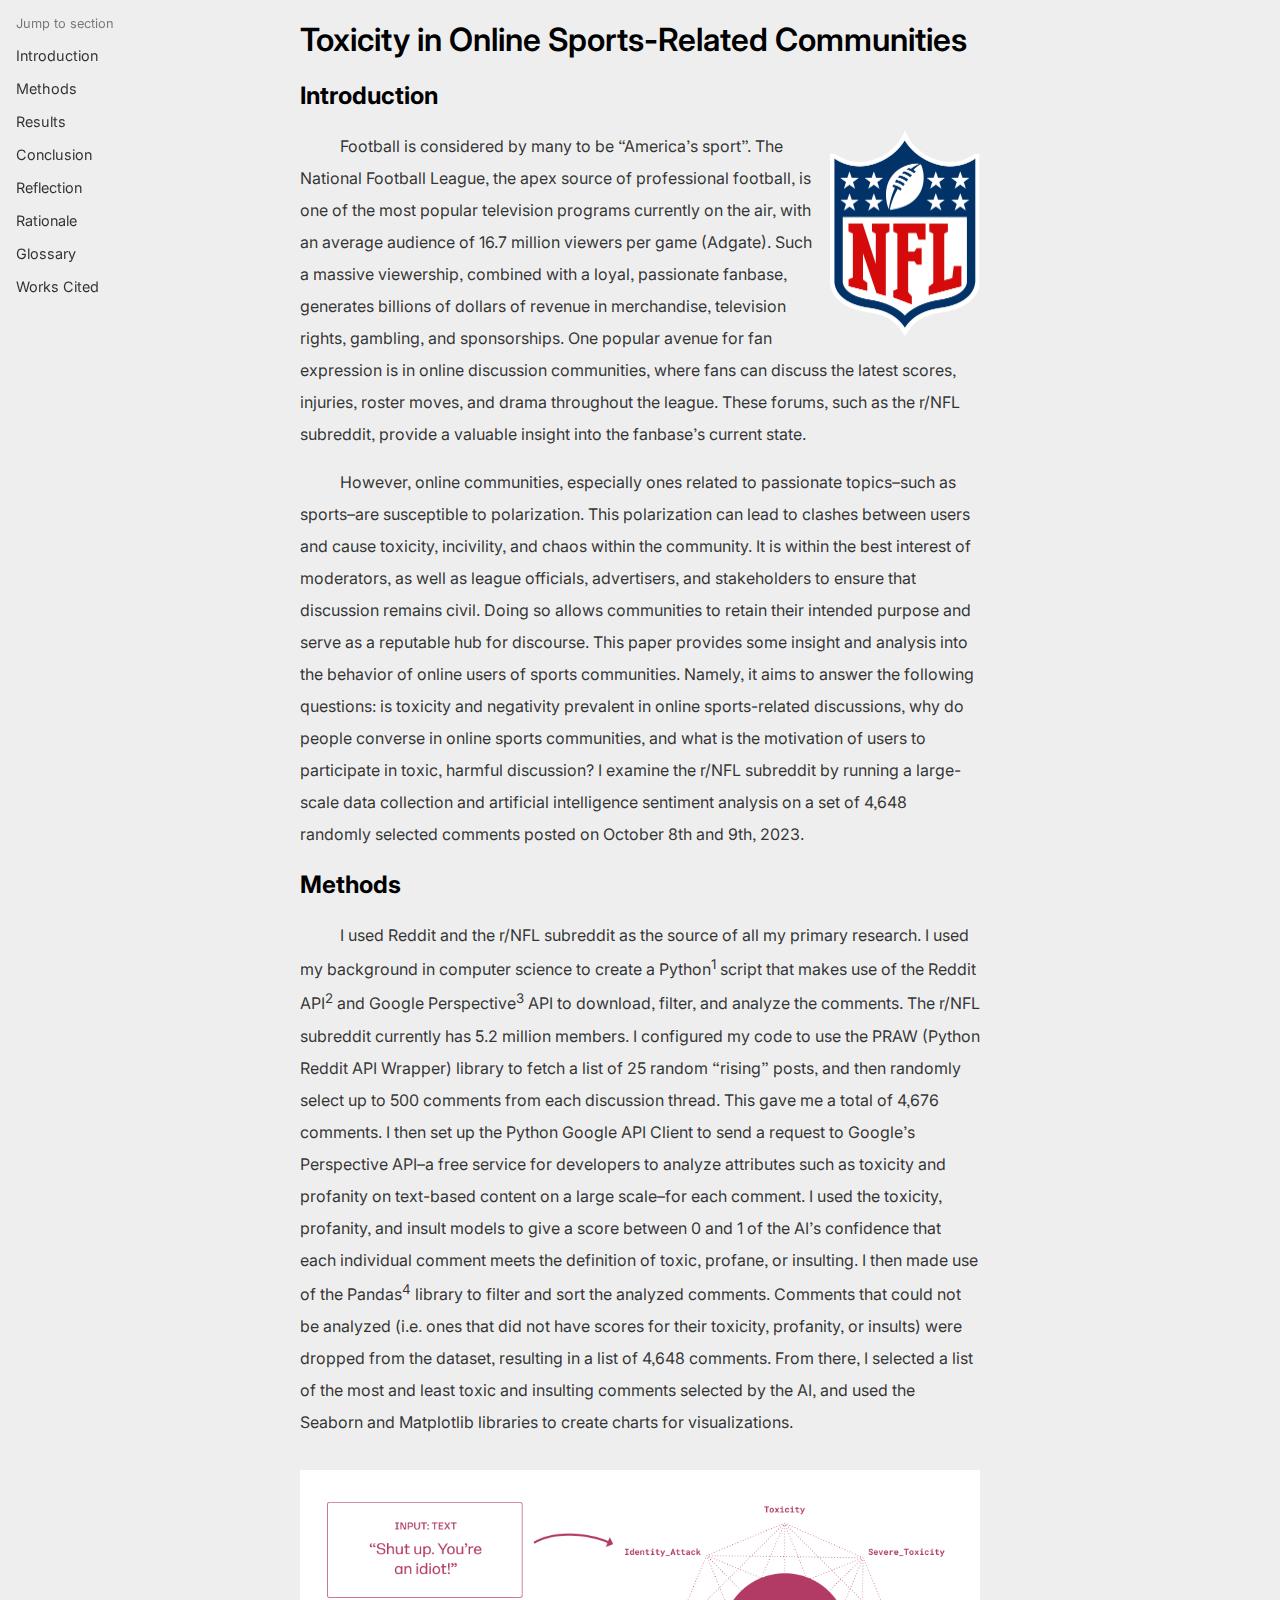
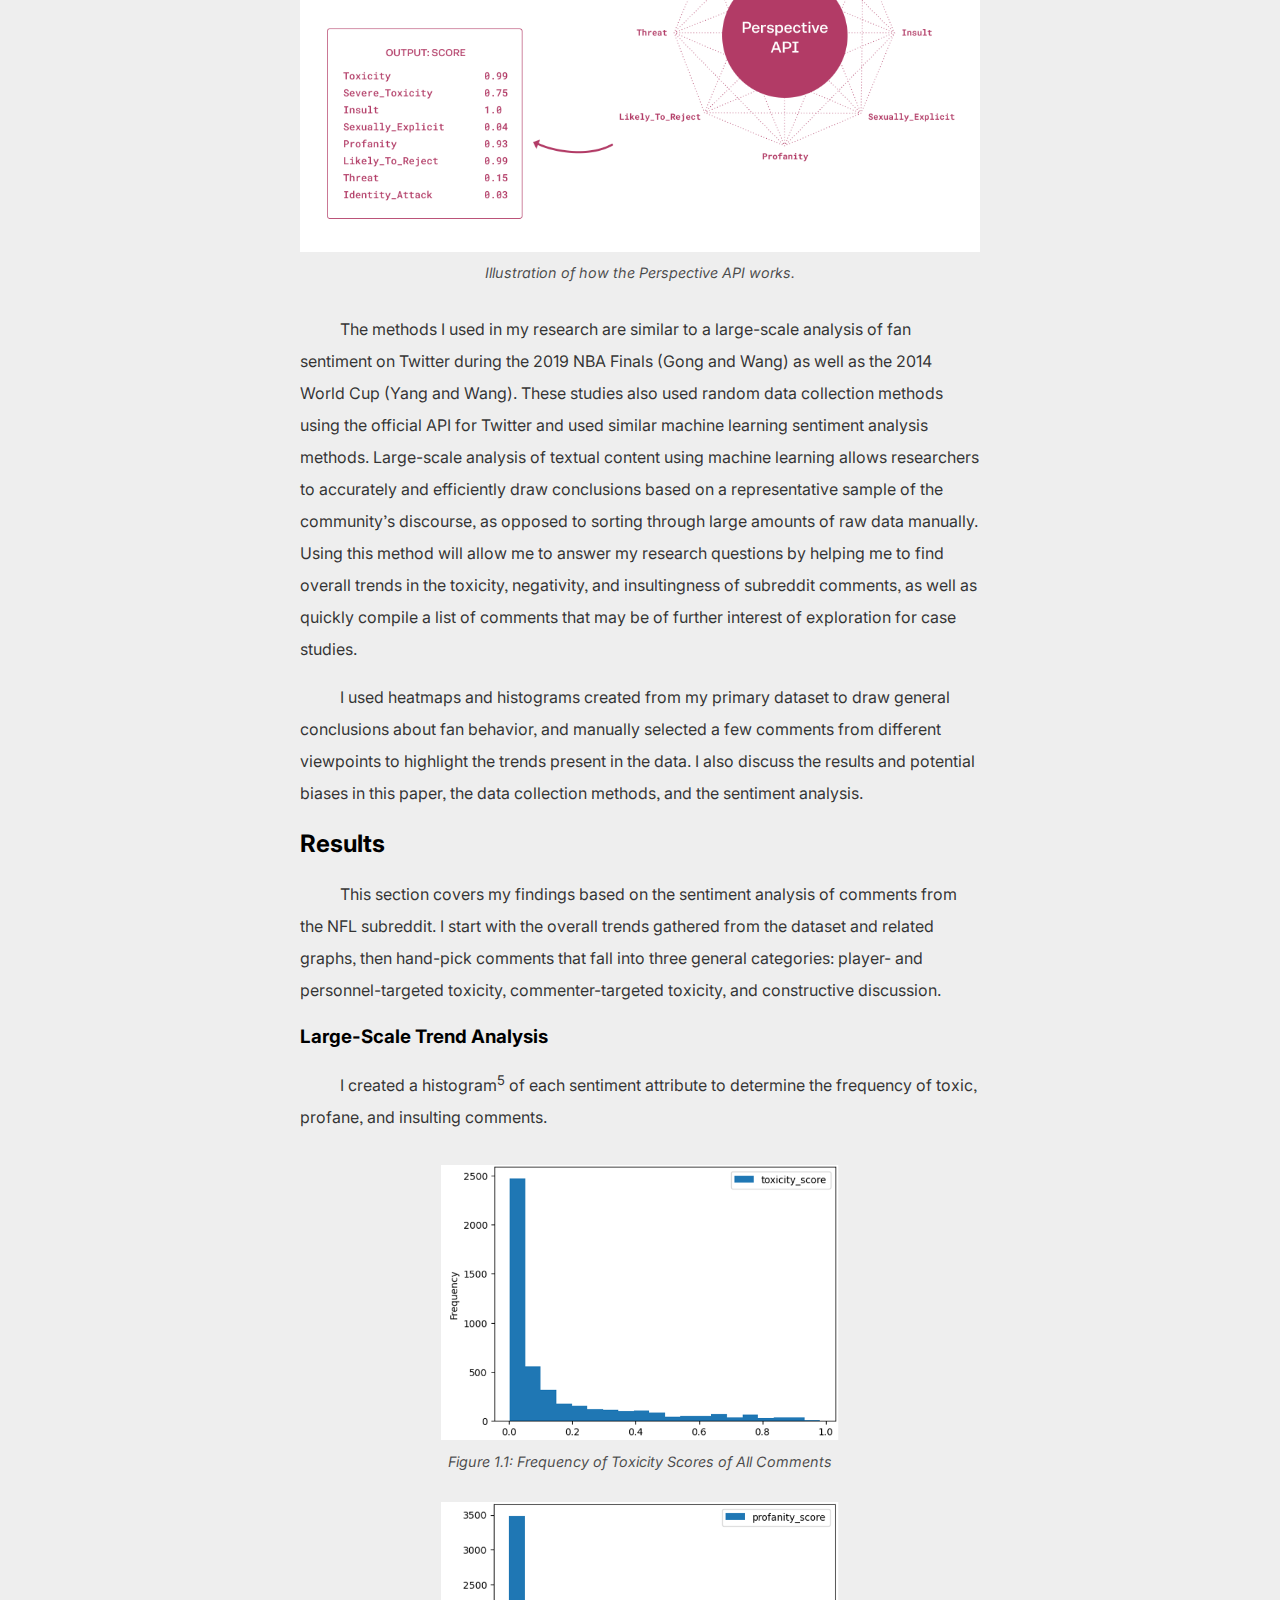
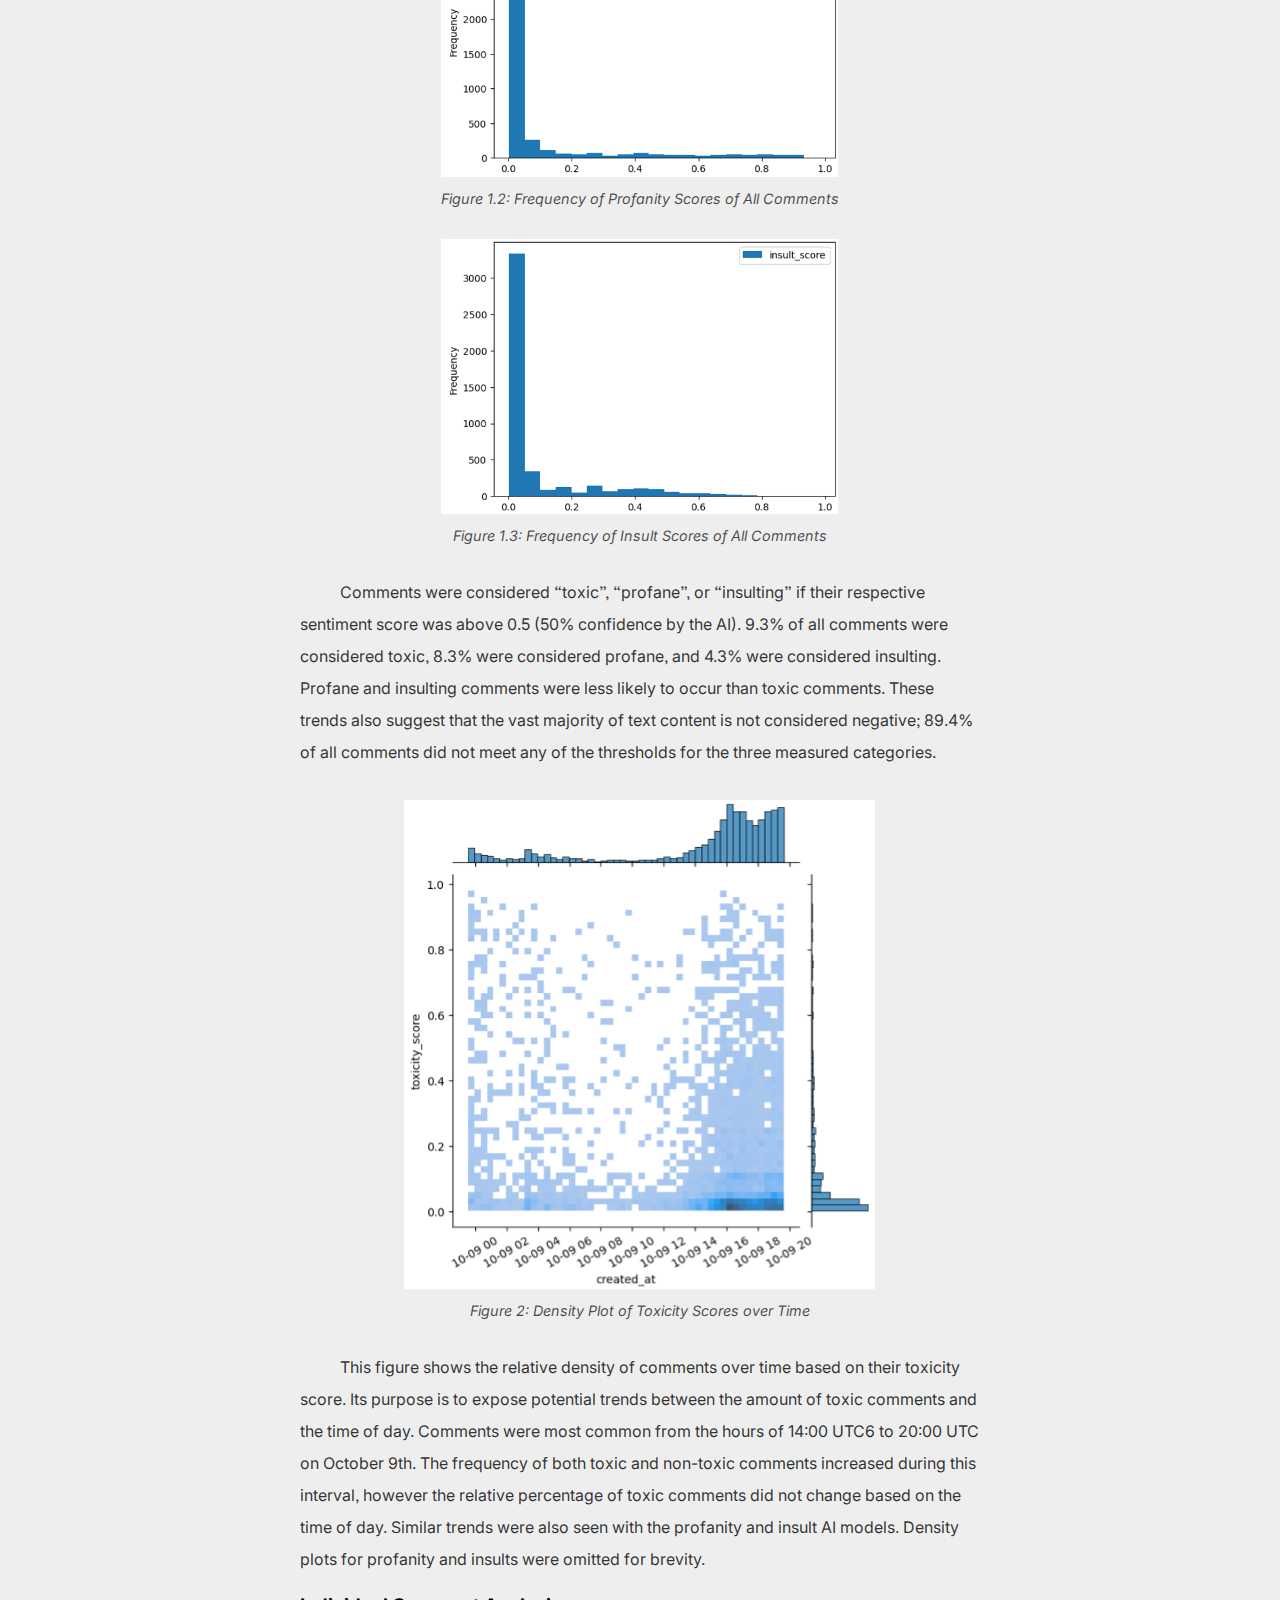
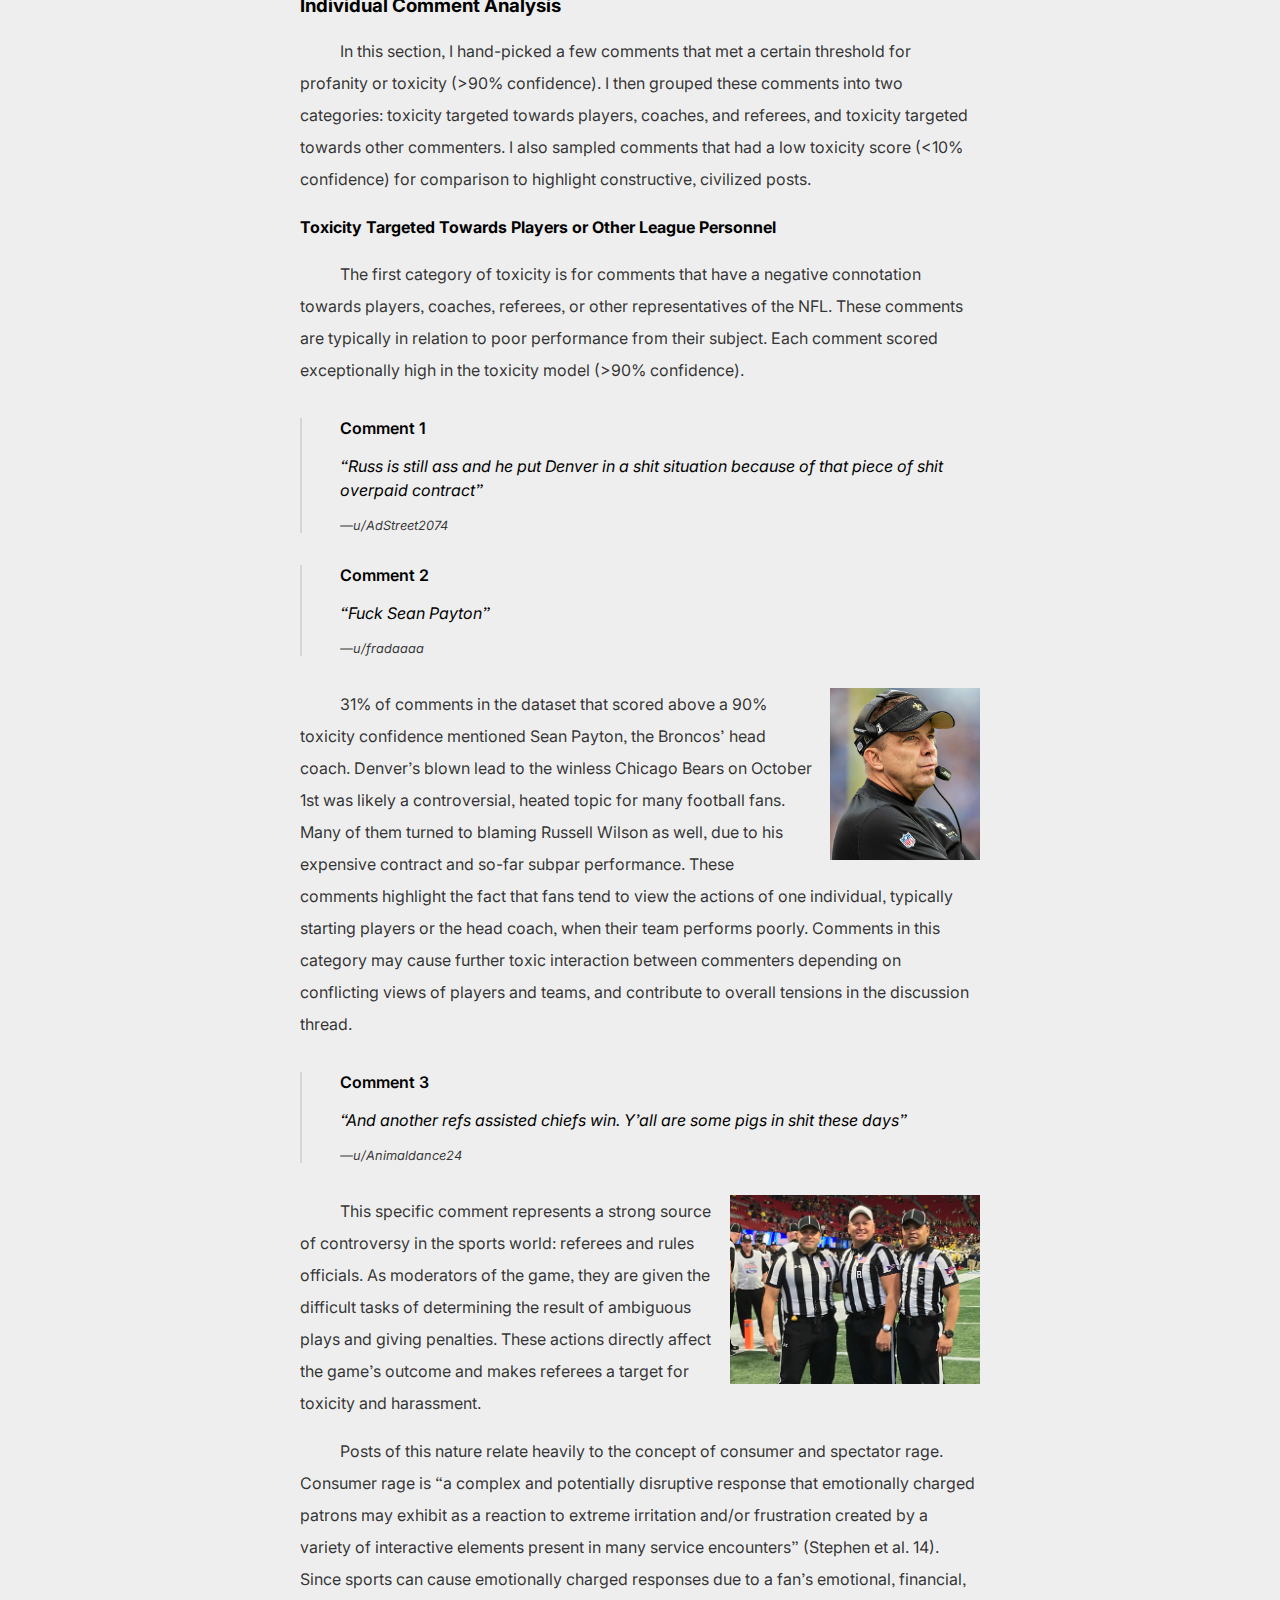
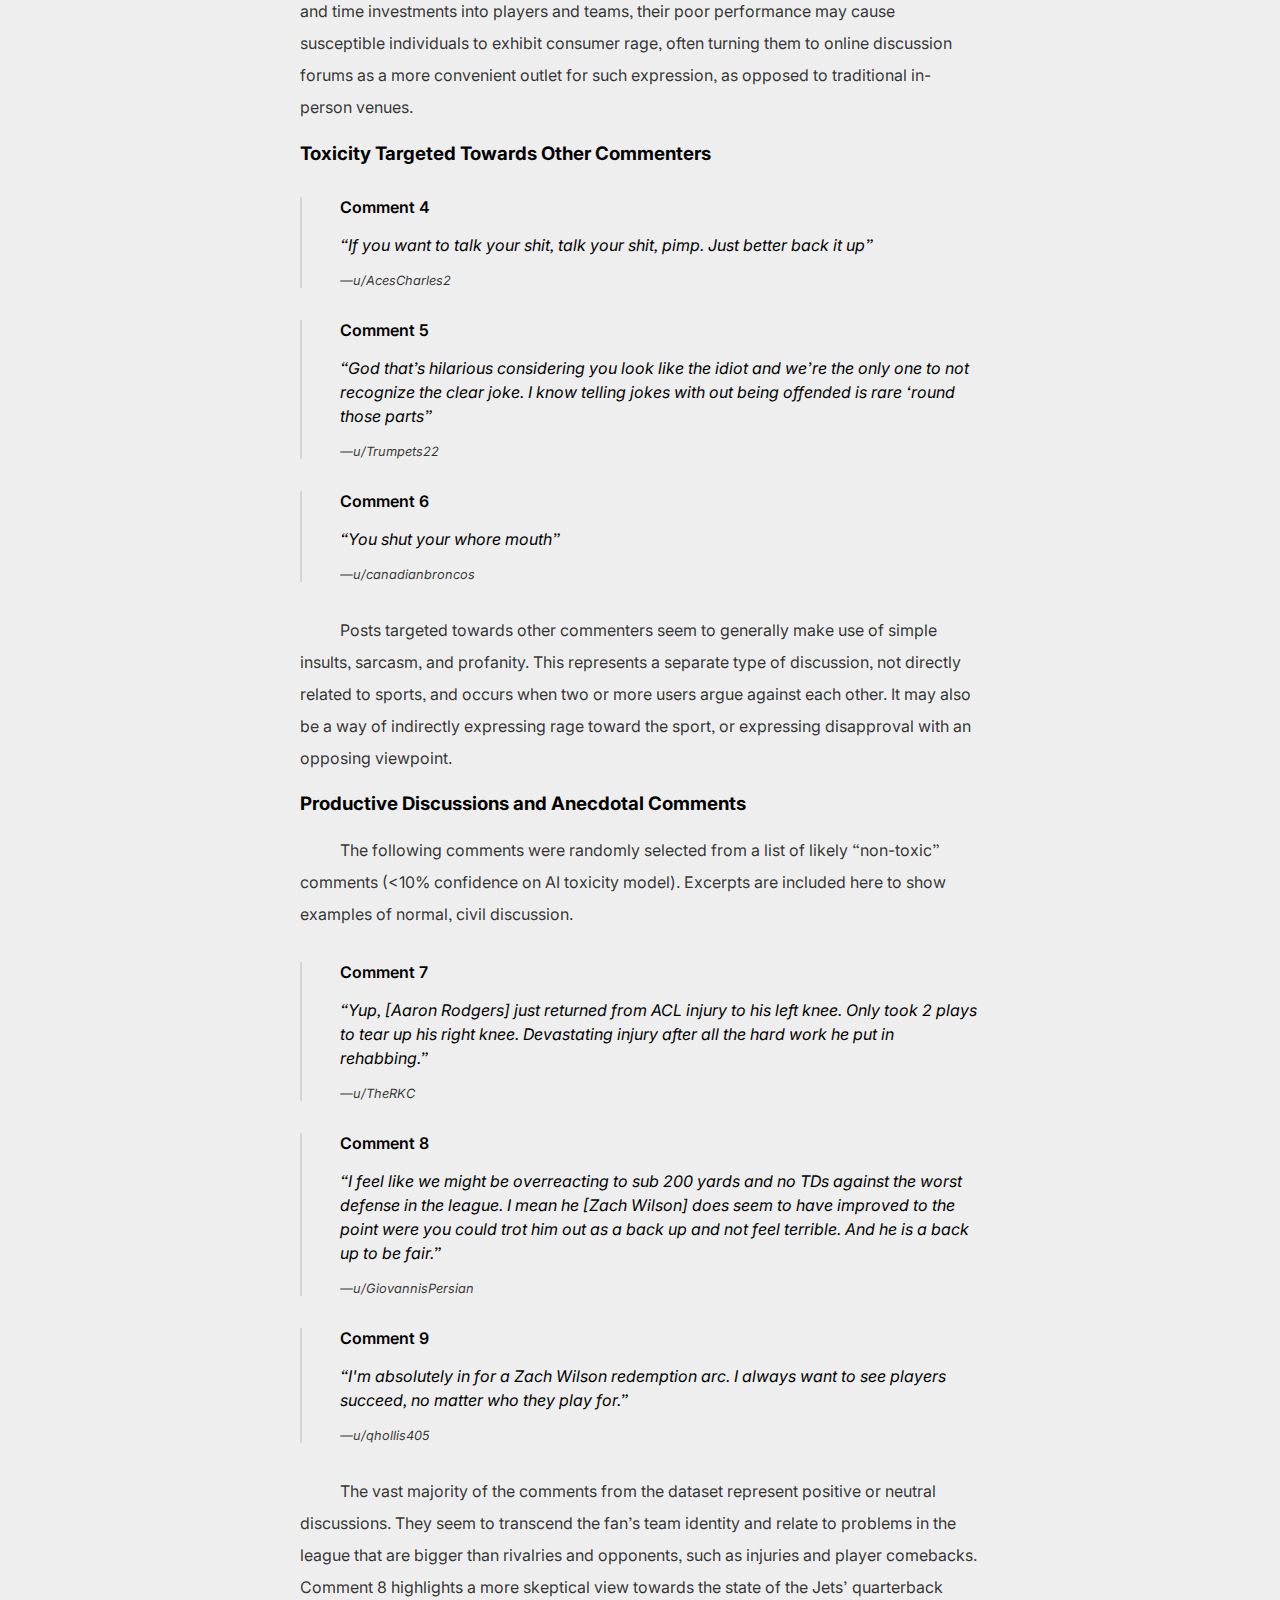
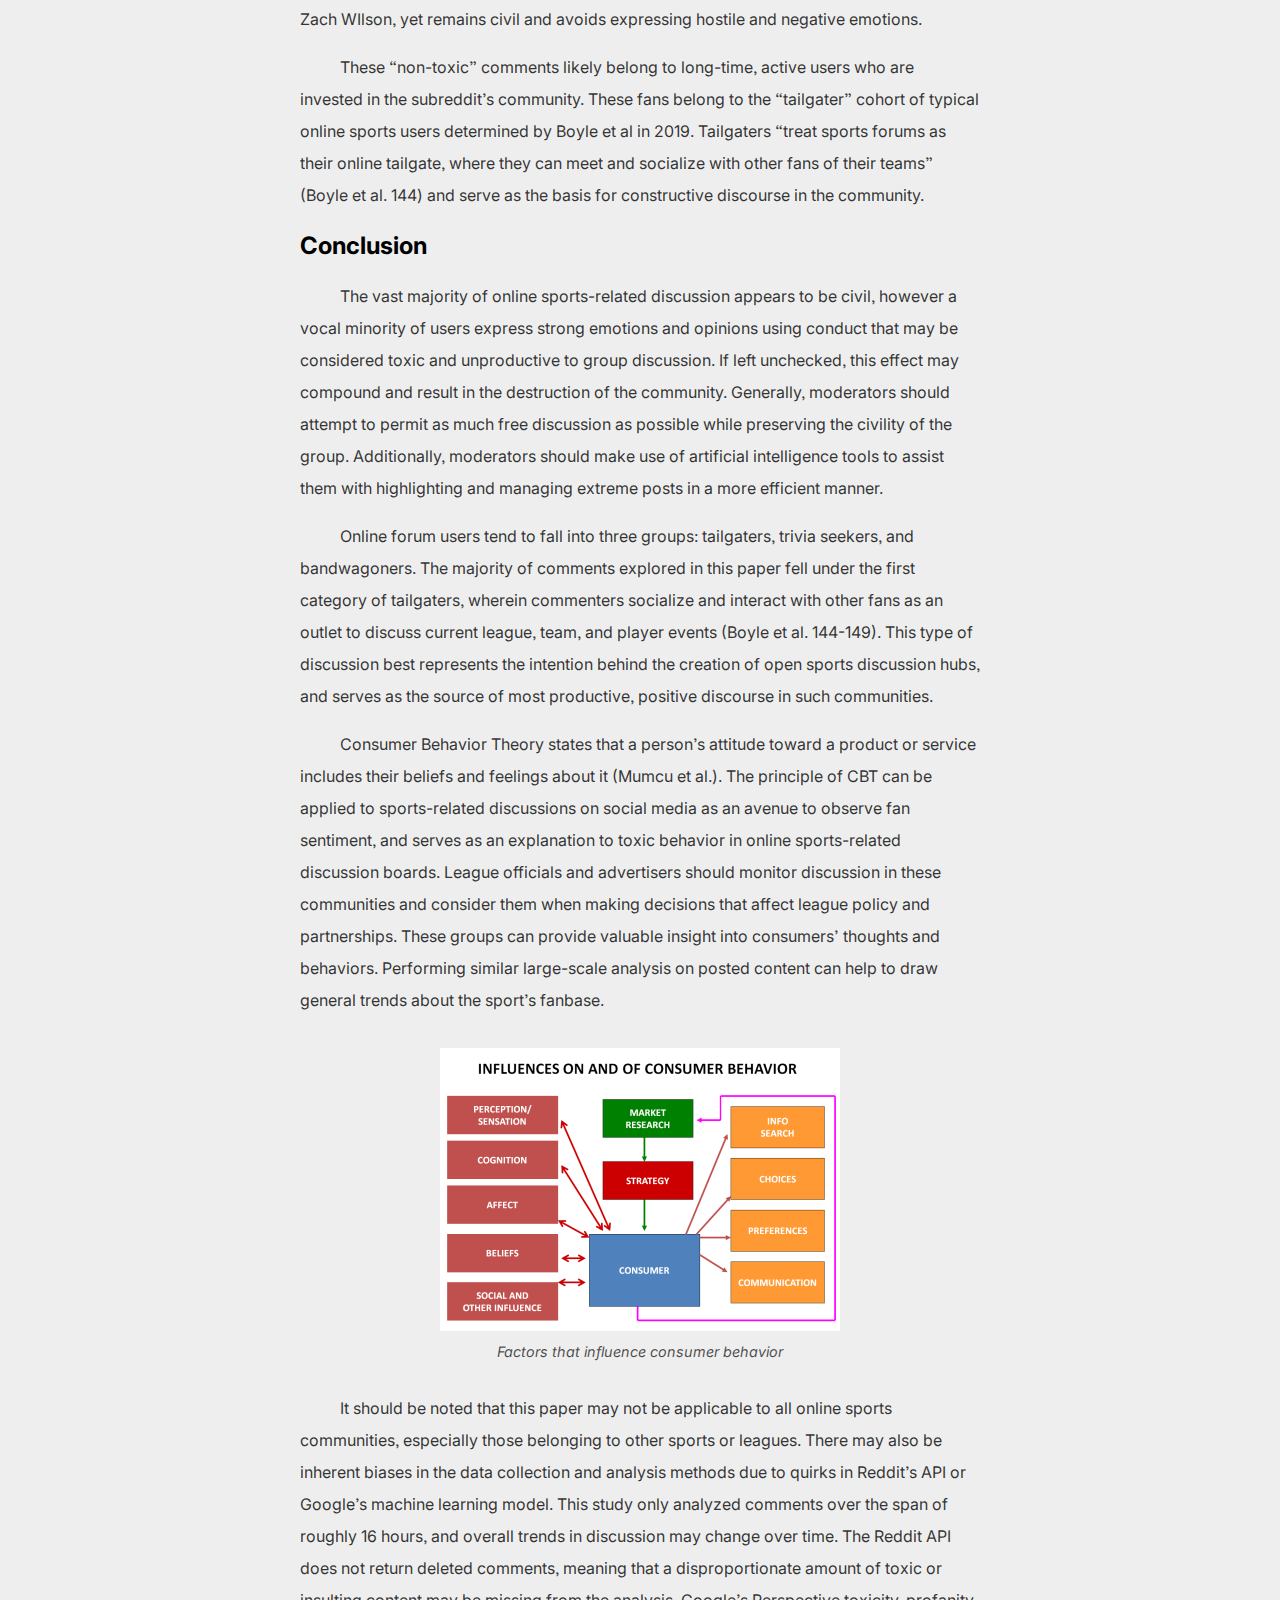
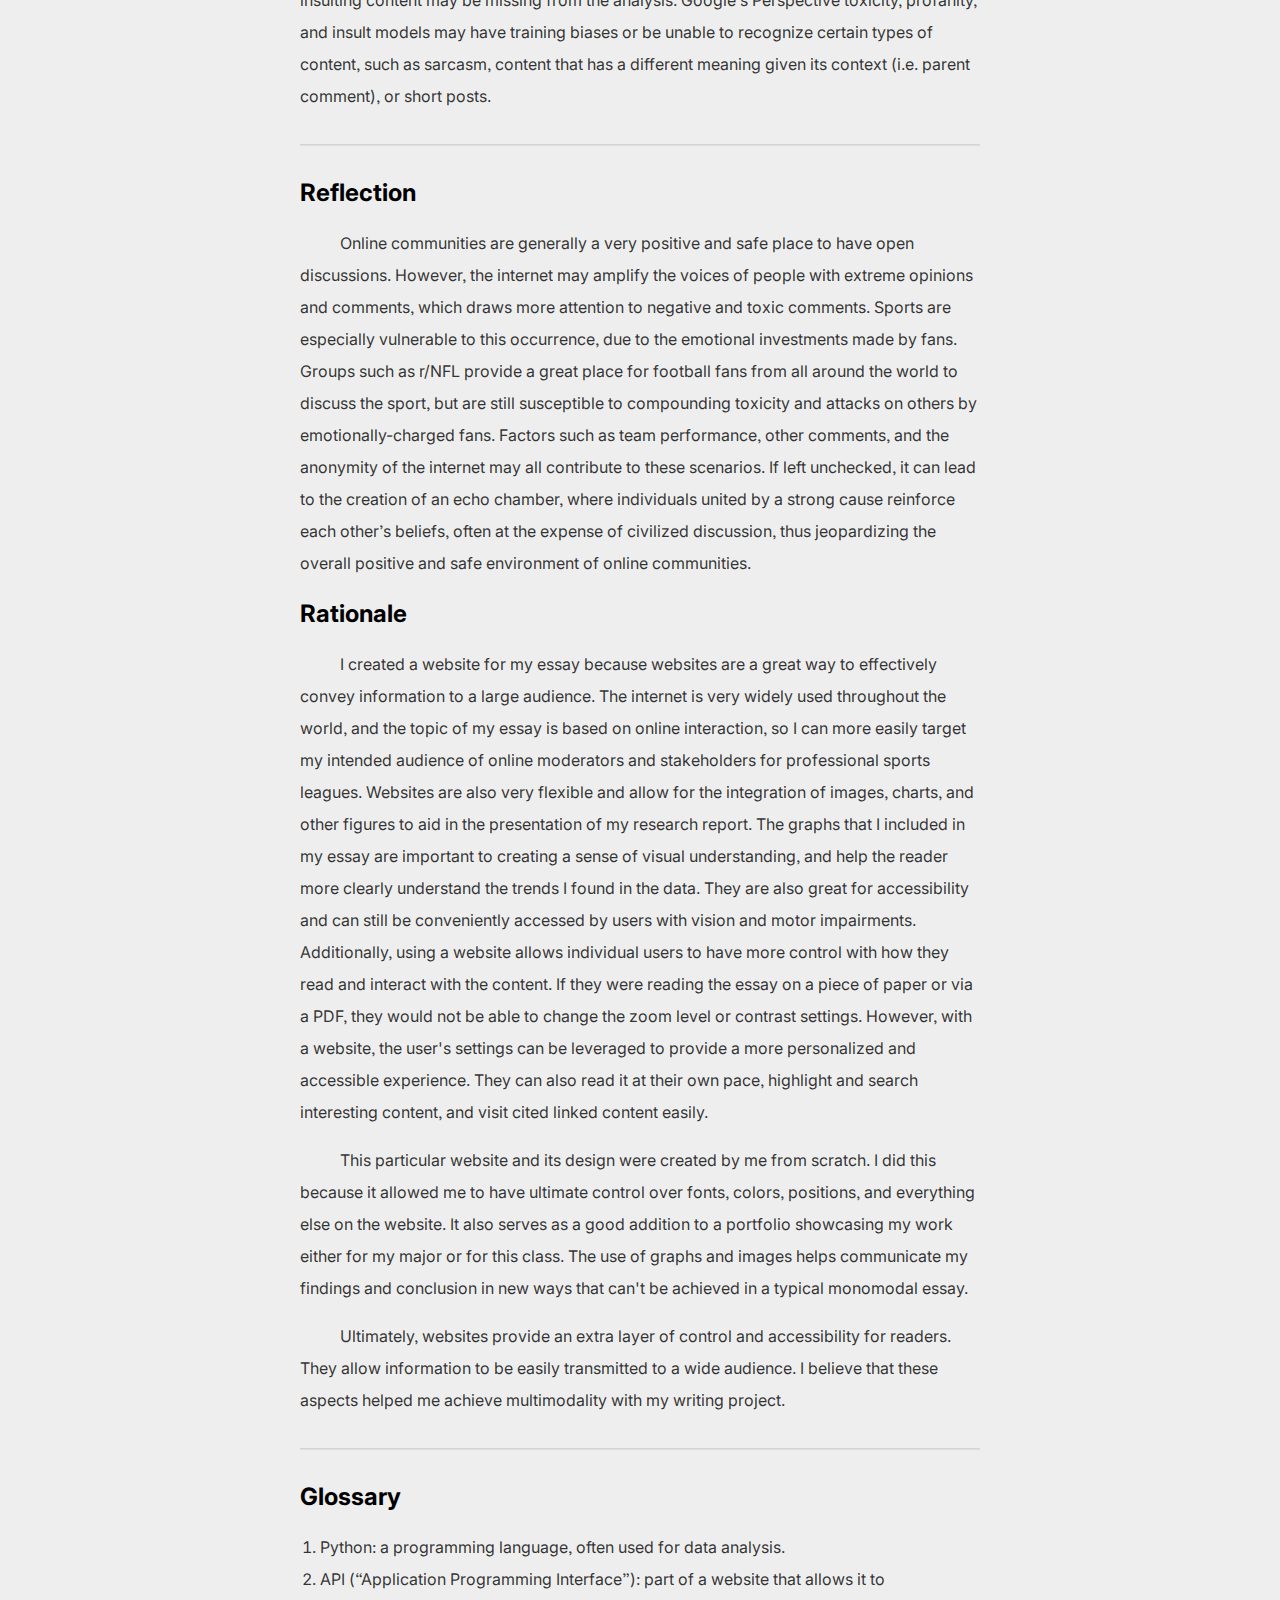
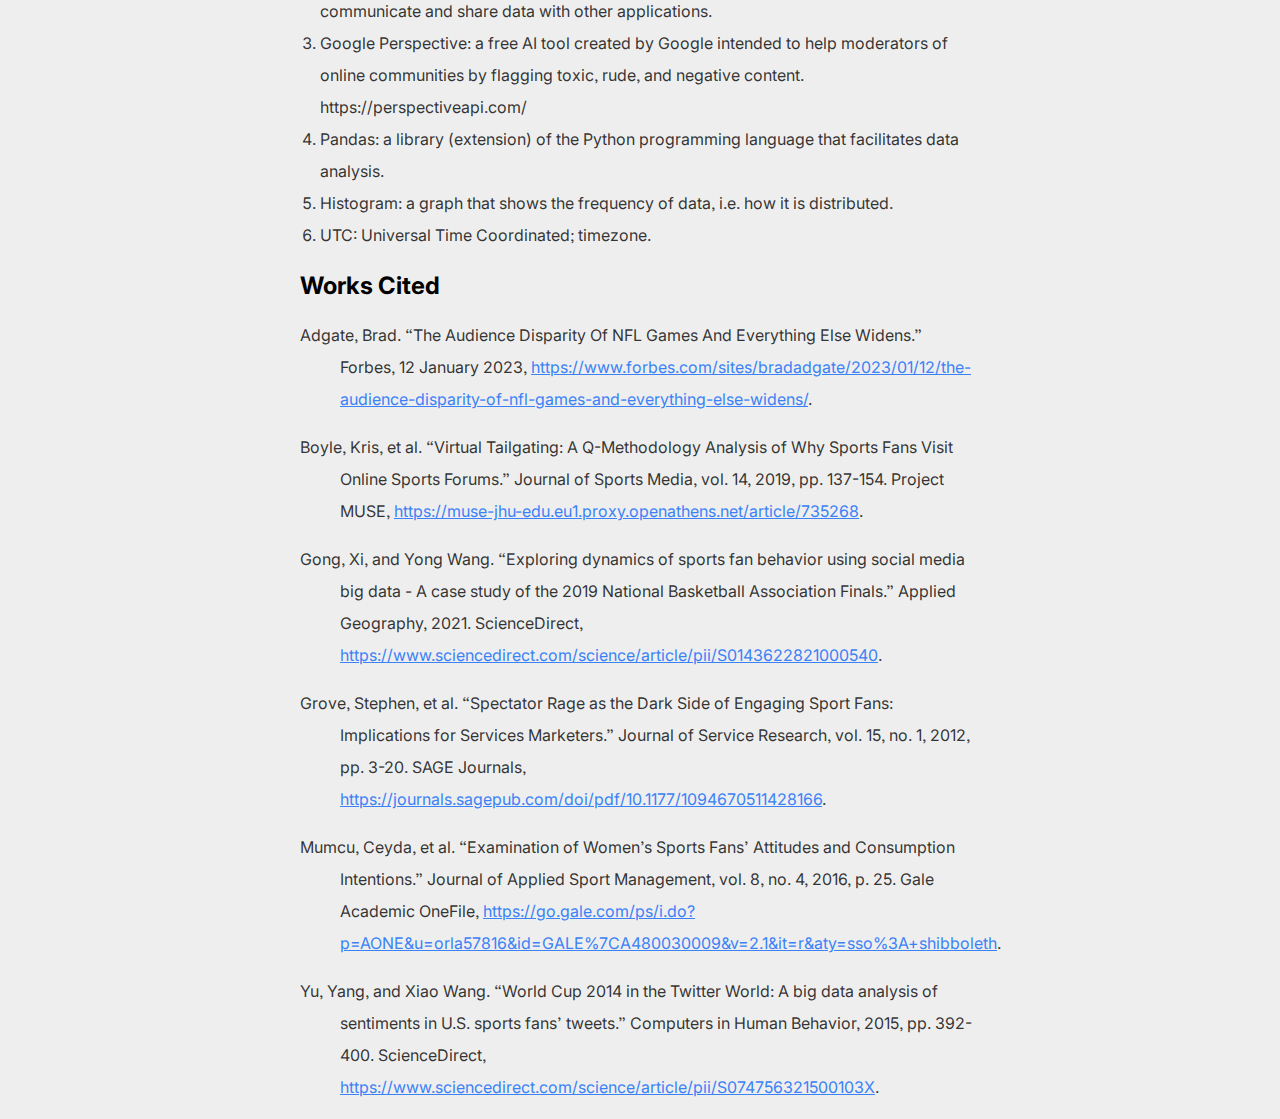
<file: index.html>
<!DOCTYPE html>
<html lang="en">
    <head>
        <meta charset="UTF-8">
        <title>Toxicity in Online Sports-Related Communities</title>
        <meta name="viewport" content="width=device-width, initial-scale=1.0">
        <link rel="stylesheet" href="style.css">
        <link rel="preconnect" href="https://fonts.googleapis.com">
        <link rel="preconnect" href="https://fonts.gstatic.com" crossorigin>
        <link href="https://fonts.googleapis.com/css2?family=Inter:wght@400;600&display=swap" rel="stylesheet">
    </head>
    <body>
        <nav>
            <span>Jump to section</span>
            <a href="#introduction">Introduction</a>
            <a href="#methods">Methods</a>
            <a href="#results">Results</a>
            <a href="#conclusion">Conclusion</a>
            <a href="#reflection">Reflection</a>
            <a href="#rationale">Rationale</a>
            <a href="#glossary">Glossary</a>
            <a href="#works-cited">Works Cited</a>
        </nav>
        <main>
            <section>
                <h1>Toxicity in Online Sports-Related Communities</h1>
            </section>
            <section id="introduction">
                <h2>Introduction</h2>
                <p>
                    <img style="float: right; margin-left: 1rem; width: 150px" src="img/nfl.webp" alt="NFL Logo">
                    Football is considered by many to be “America’s sport”. The National Football League, the apex source of professional football, is one of the most popular television programs currently on the air, with an average audience of 16.7 million viewers per game (Adgate). Such a massive viewership, combined with a loyal, passionate fanbase, generates billions of dollars of revenue in merchandise, television rights, gambling, and sponsorships. One popular avenue for fan expression is in online discussion communities, where fans can discuss the latest scores, injuries, roster moves, and drama throughout the league. These forums, such as the r/NFL subreddit, provide a valuable insight into the fanbase’s current state.
                </p>
                <p>
                    However, online communities, especially ones related to passionate topics–such as sports–are susceptible to polarization. This polarization can lead to clashes between users and cause toxicity, incivility, and chaos within the community. It is within the best interest of moderators, as well as league officials, advertisers, and stakeholders to ensure that discussion remains civil. Doing so allows communities to retain their intended purpose and serve as a reputable hub for discourse. This paper provides some insight and analysis into the behavior of online users of sports communities. Namely, it aims to answer the following questions: is toxicity and negativity prevalent in online sports-related discussions, why do people converse in online sports communities, and what is the motivation of users to participate in toxic, harmful discussion?  I examine the r/NFL subreddit by running a large-scale data collection and artificial intelligence sentiment analysis on a set of 4,648 randomly selected comments posted on October 8th and 9th, 2023.
                </p>
            </section>
            <section id="methods">
                <h2>Methods</h2>
                <p>
                    I used Reddit and the r/NFL subreddit as the source of all my primary research. I used my background in computer science to create a Python<sup>1</sup> script that makes use of the Reddit API<sup>2</sup> and Google Perspective<sup>3</sup> API to download, filter, and analyze the comments. The r/NFL subreddit currently has 5.2 million members. I configured my code to use the PRAW (Python Reddit API Wrapper) library to fetch a list of 25 random “rising” posts, and then randomly select up to 500 comments from each discussion thread. This gave me a total of 4,676 comments. I then set up the Python Google API Client to send a request to Google’s Perspective API–a free service for developers to analyze attributes such as toxicity and profanity on text-based content on a large scale–for each comment. I used the toxicity, profanity, and insult models to give a score between 0 and 1 of the AI’s confidence that each individual comment meets the definition of toxic, profane, or insulting. I then made use of the Pandas<sup>4</sup> library to filter and sort the analyzed comments. Comments that could not be analyzed (i.e. ones that did not have scores for their toxicity, profanity, or insults) were dropped from the dataset, resulting in a list of 4,648 comments. From there, I selected a list of the most and least toxic and insulting comments selected by the AI, and used the Seaborn and Matplotlib libraries to create charts for visualizations.
                </p>
                <figure>
                    <img src="img/perspective.png" alt="">
                    <figcaption>Illustration of how the Perspective API works.</figcaption>
                </figure>
                <p>
                    The methods I used in my research are similar to a large-scale analysis of fan sentiment on Twitter during the 2019 NBA Finals (Gong and Wang) as well as the 2014 World Cup (Yang and Wang). These studies also used random data collection methods using the official API for Twitter and used similar machine learning sentiment analysis methods. Large-scale analysis of textual content using machine learning allows researchers to accurately and efficiently draw conclusions based on a representative sample of the community’s discourse, as opposed to sorting through large amounts of raw data manually. Using this method will allow me to answer my research questions by helping me to find overall trends in the toxicity, negativity, and insultingness of subreddit comments, as well as quickly compile a list of comments that may be of further interest of exploration for case studies.
                </p>
                <p>
                    I used heatmaps and histograms created from my primary dataset to draw general conclusions about fan behavior, and manually selected a few comments from different viewpoints to highlight the trends present in the data. I also discuss the results and potential biases in this paper, the data collection methods, and the sentiment analysis.
                </p>
            </section>
            <section id="results">
                <h2>Results</h2>
                <p>
                    This section covers my findings based on the sentiment analysis of comments from the NFL subreddit. I start with the overall trends gathered from the dataset and related graphs, then hand-pick comments that fall into three general categories: player- and personnel-targeted toxicity, commenter-targeted toxicity, and constructive discussion.
                </p>
                <h3>Large-Scale Trend Analysis</h3>
                <p>
                    I created a histogram<sup>5</sup> of each sentiment attribute to determine the frequency of toxic, profane, and insulting comments.
                </p>
                <figure>
                    <img src="img/figure1.1.png" alt="Figure 1.1">
                    <figcaption>Figure 1.1: Frequency of Toxicity Scores of All Comments</figcaption>
                </figure>
                <figure>
                    <img src="img/figure1.2.png" alt="Figure 1.2">
                    <figcaption>Figure 1.2: Frequency of Profanity Scores of All Comments</figcaption>
                </figure>
                <figure>
                    <img src="img/figure1.3.png" alt="Figure 1.3">
                    <figcaption>Figure 1.3: Frequency of Insult Scores of All Comments</figcaption>
                </figure>
                <p>
                    Comments were considered “toxic”, “profane”, or “insulting” if their respective sentiment score was above 0.5 (50% confidence by the AI). 9.3% of all comments were considered toxic, 8.3% were considered profane, and 4.3% were considered insulting. Profane and insulting comments were less likely to occur than toxic comments. These trends also suggest that the vast majority of text content is not considered negative; 89.4% of all comments did not meet any of the thresholds for the three measured categories.
                </p>
                <figure>
                    <img src="img/figure2.png" alt="Figure 2">
                    <figcaption>Figure 2: Density Plot of Toxicity Scores over Time</figcaption>
                </figure>
                <p>
                    This figure shows the relative density of comments over time based on their toxicity score. Its purpose is to expose potential trends between the amount of toxic comments and the time of day. Comments were most common from the hours of 14:00 UTC6 to 20:00 UTC on October 9th. The frequency of both toxic and non-toxic comments increased during this interval, however the relative percentage of toxic comments did not change based on the time of day. Similar trends were also seen with the profanity and insult AI models. Density plots for profanity and insults were omitted for brevity.
                </p>
                <h3>Individual Comment Analysis</h3>
                <p>
                    In this section, I hand-picked a few comments that met a certain threshold for profanity or toxicity (&gt;90% confidence). I then grouped these comments into two categories: toxicity targeted towards players, coaches, and referees, and toxicity targeted towards other commenters. I also sampled comments that had a low toxicity score (&lt;10% confidence) for comparison to highlight constructive, civilized posts.
                </p>
                <h4>Toxicity Targeted Towards Players or Other League Personnel</h4>
                <p>
                    The first category of toxicity is for comments that have a negative connotation towards players, coaches, referees, or other representatives of the NFL. These comments are typically in relation to poor performance from their subject. Each comment scored exceptionally high in the toxicity model (&gt;90% confidence).
                </p>
                <blockquote>
                    <span class="comment-title">Comment 1</span>
                    <span class="comment-body">“Russ is still ass and he put Denver in a shit situation because of that piece of shit overpaid contract”</span>
                    <cite>&mdash;u/AdStreet2074</cite>
                </blockquote>
                <blockquote>
                    <span class="comment-title">Comment 2</span>
                    <span class="comment-body">“Fuck Sean Payton”</span>
                    <cite>&mdash;u/fradaaaa</cite>
                </blockquote>
                <p>
                    <img style="float: right; margin-left: 1rem; width: 150px" src="img/seanpayton.jpg" alt="Broncos Head Coach Sean Payton">
                    31% of comments in the dataset that scored above a 90% toxicity confidence mentioned Sean Payton, the Broncos’ head coach. Denver’s blown lead to the winless Chicago Bears on October 1st was likely a controversial, heated topic for many football fans. Many of them turned to blaming Russell Wilson as well, due to his expensive contract and so-far subpar performance. These comments highlight the fact that fans tend to view the actions of one individual, typically starting players or the head coach, when their team performs poorly. Comments in this category may cause further toxic interaction between commenters depending on conflicting views of players and teams, and contribute to overall tensions in the discussion thread.
                </p>
                <blockquote>
                    <span class="comment-title">Comment 3</span>
                    <span class="comment-body">“And another refs assisted chiefs win. Y’all are some pigs in shit these days”</span>
                    <cite>&mdash;u/Animaldance24</cite>
                </blockquote>
                <p>
                    <img style="float: right; margin-left: 1rem; width: 250px" src="img/refs.webp" alt="NFL Referees">
                    This specific comment represents a strong source of controversy in the sports world: referees and rules officials. As moderators of the game, they are given the difficult tasks of determining the result of ambiguous plays and giving penalties. These actions directly affect the game’s outcome and makes referees a target for toxicity and harassment.
                </p>
                <p>
                    Posts of this nature relate heavily to the concept of consumer and spectator rage. Consumer rage is “a complex and potentially disruptive response that emotionally charged patrons may exhibit as a reaction to extreme irritation and/or frustration created by a variety of interactive elements present in many service encounters” (Stephen et al. 14). Since sports can cause emotionally charged responses due to a fan’s emotional, financial, and time investments into players and teams, their poor performance may cause susceptible individuals to exhibit consumer rage, often turning them to online discussion forums as a more convenient outlet for such expression, as opposed to traditional in-person venues.
                </p>
                <h3>Toxicity Targeted Towards Other Commenters</h3>
                <blockquote>
                    <span class="comment-title">Comment 4</span>
                    <span class="comment-body">“If you want to talk your shit, talk your shit, pimp. Just better back it up”</span>
                    <cite>&mdash;u/AcesCharles2</cite>
                </blockquote>
                <blockquote>
                    <span class="comment-title">Comment 5</span>
                    <span class="comment-body">“God that’s hilarious considering you look like the idiot and we’re the only one to not recognize the clear joke. I know telling jokes with out being offended is rare ‘round those parts”</span>
                    <cite>&mdash;u/Trumpets22</cite>
                </blockquote>
                <blockquote>
                    <span class="comment-title">Comment 6</span>
                    <span class="comment-body">“You shut your whore mouth”</span>
                    <cite>&mdash;u/canadianbroncos</cite>
                </blockquote>
                <p>
                    Posts targeted towards other commenters seem to generally make use of simple insults, sarcasm, and profanity. This represents a separate type of discussion, not directly related to sports, and occurs when two or more users argue against each other. It may also be a way of indirectly expressing rage toward the sport, or expressing disapproval with an opposing viewpoint.
                </p>
                <h3>Productive Discussions and Anecdotal Comments</h3>
                <p>
                    The following comments were randomly selected from a list of likely “non-toxic” comments (&lt;10% confidence on AI toxicity model). Excerpts are included here to show examples of normal, civil discussion.
                </p>
                <blockquote>
                    <span class="comment-title">Comment 7</span>
                    <span class="comment-body">“Yup, [Aaron Rodgers] just returned from ACL injury to his left knee. Only took 2 plays to tear up his right knee. Devastating injury after all the hard work he put in rehabbing.”</span>
                    <cite>&mdash;u/TheRKC</cite>
                </blockquote>
                <blockquote>
                    <span class="comment-title">Comment 8</span>
                    <span class="comment-body">“I feel like we might be overreacting to sub 200 yards and no TDs against the worst defense in the league. I mean he [Zach Wilson] does seem to have improved to the point were you could trot him out as a back up and not feel terrible. And he is a back up to be fair.”</span>
                    <cite>&mdash;u/GiovannisPersian</cite>
                </blockquote>
                <blockquote>
                    <span class="comment-title">Comment 9</span>
                    <span class="comment-body">“I'm absolutely in for a Zach Wilson redemption arc. I always want to see players succeed, no matter who they play for.”</span>
                    <cite>&mdash;u/qhollis405</cite>
                </blockquote>
                <p>
                    The vast majority of the comments from the dataset represent positive or neutral discussions. They seem to transcend the fan’s team identity and relate to problems in the league that are bigger than rivalries and opponents, such as injuries and player comebacks. Comment 8 highlights a more skeptical view towards the state of the Jets’ quarterback Zach WIlson, yet remains civil and avoids expressing hostile and negative emotions.
                </p>
                <p>
                    These “non-toxic” comments likely belong to long-time, active users who are invested in the subreddit’s community. These fans belong to the “tailgater” cohort of typical online sports users determined by Boyle et al in 2019. Tailgaters “treat sports forums as their online tailgate, where they can meet and socialize with other fans of their teams” (Boyle et al. 144) and serve as the basis for constructive discourse in the community.
                </p>
            </section>
            <section id="conclusion">
                <h2>Conclusion</h2>
                <p>
                    The vast majority of online sports-related discussion appears to be civil, however a vocal minority of users express strong emotions and opinions using conduct that may be considered toxic and unproductive to group discussion. If left unchecked, this effect may compound and result in the destruction of the community. Generally, moderators should attempt to permit as much free discussion as possible while preserving the civility of the group. Additionally, moderators should make use of artificial intelligence tools to assist them with highlighting and managing extreme posts in a more efficient manner.
                </p>
                <p>
                    Online forum users tend to fall into three groups: tailgaters, trivia seekers, and bandwagoners. The majority of comments explored in this paper fell under the first category of tailgaters, wherein commenters socialize and interact with other fans as an outlet to discuss current league, team, and player events (Boyle et al. 144-149). This type of discussion best represents the intention behind the creation of open sports discussion hubs, and serves as the source of most productive, positive discourse in such communities.
                </p>
                <p>
                    Consumer Behavior Theory states that a person’s attitude toward a product or service includes their beliefs and feelings about it (Mumcu et al.). The principle of CBT can be applied to sports-related discussions on social media as an avenue to observe fan sentiment, and serves as an explanation to toxic behavior in online sports-related discussion boards. League officials and advertisers should monitor discussion in these communities and consider them when making decisions that affect league policy and partnerships. These groups can provide valuable insight into consumers’ thoughts and behaviors. Performing similar large-scale analysis on posted content can help to draw general trends about the sport’s fanbase.
                </p>
                <figure>
                    <img src="img/cbt.png" alt="Consumer Behavior Theory">
                    <figcaption>Factors that influence consumer behavior</figcaption>
                </figure>
                <p>
                    It should be noted that this paper may not be applicable to all online sports communities, especially those belonging to other sports or leagues. There may also be inherent biases in the data collection and analysis methods due to quirks in Reddit’s API or Google’s machine learning model. This study only analyzed comments over the span of roughly 16 hours, and overall trends in discussion may change over time. The Reddit API does not return deleted comments, meaning that a disproportionate amount of toxic or insulting content may be missing from the analysis. Google’s Perspective toxicity, profanity, and insult models may have training biases or be unable to recognize certain types of content, such as sarcasm, content that has a different meaning given its context (i.e. parent comment), or short posts.
                </p>
            </section>
            <hr>
            <section id="reflection">
                <h2>Reflection</h2>
                <p>
                    Online communities are generally a very positive and safe place to have open discussions. However, the internet may amplify the voices of people with extreme opinions and comments, which draws more attention to negative and toxic comments. Sports are especially vulnerable to this occurrence, due to the emotional investments made by fans. Groups such as r/NFL provide a great place for football fans from all around the world to discuss the sport, but are still susceptible to compounding toxicity and attacks on others by emotionally-charged fans. Factors such as team performance, other comments, and the anonymity of the internet may all contribute to these scenarios. If left unchecked, it can lead to the creation of an echo chamber, where individuals united by a strong cause reinforce each other’s beliefs, often at the expense of civilized discussion, thus jeopardizing the overall positive and safe environment of online communities.
                </p>
            </section>
            <section id="rationale">
                <h2>Rationale</h2>
                <p>
                    I created a website for my essay because websites are a great way to effectively convey information to a large audience. The internet is very widely used throughout the world, and the topic of my essay is based on online interaction, so I can more easily target my intended audience of online moderators and stakeholders for professional sports leagues. Websites are also very flexible and allow for the integration of images, charts, and other figures to aid in the presentation of my research report. The graphs that I included in my essay are important to creating a sense of visual understanding, and help the reader more clearly understand the trends I found in the data. They are also great for accessibility and can still be conveniently accessed by users with vision and motor impairments. Additionally, using a website allows individual users to have more control with how they read and interact with the content. If they were reading the essay on a piece of paper or via a PDF, they would not be able to change the zoom level or contrast settings. However, with a website, the user's settings can be leveraged to provide a more personalized and accessible experience. They can also read it at their own pace, highlight and search interesting content, and visit cited linked content easily.
                </p>
                <p>
                    This particular website and its design were created by me from scratch. I did this because it allowed me to have ultimate control over fonts, colors, positions, and everything else on the website. It also serves as a good addition to a portfolio showcasing my work either for my major or for this class. The use of graphs and images helps communicate my findings and conclusion in new ways that can't be achieved in a typical monomodal essay.
                </p>
                <p>
                    Ultimately, websites provide an extra layer of control and accessibility for readers. They allow information to be easily transmitted to a wide audience. I believe that these aspects helped me achieve multimodality with my writing project.
                </p>
            </section>
            <hr>
            <section id="glossary">
                <h2>Glossary</h2>
                <ol>
                    <li>
                        Python: a programming language, often used for data analysis.
                    </li>
                    <li>
                        API (“Application Programming Interface”): part of a website that allows it to communicate and share data with other applications.
                    </li>
                    <li>
                        Google Perspective: a free AI tool created by Google intended to help moderators of online communities by flagging toxic, rude, and negative content. https://perspectiveapi.com/ 
                    </li>
                    <li>
                        Pandas: a library (extension) of the Python programming language that facilitates data analysis.
                    </li>
                    <li>
                        Histogram: a graph that shows the frequency of data, i.e. how it is distributed.
                    </li>
                    <li>
                        UTC: Universal Time Coordinated; timezone.
                    </li>
                </ol>
            </section>
            <section id="works-cited">
                <h2>Works Cited</h2>
                <p>
                    Adgate, Brad. “The Audience Disparity Of NFL Games And Everything Else Widens.” Forbes, 12 January 2023, <a href="https://www.forbes.com/sites/bradadgate/2023/01/12/the-audience-disparity-of-nfl-games-and-everything-else-widens/" target="_blank">https://www.forbes.com/sites/bradadgate/2023/01/12/the-audience-disparity-of-nfl-games-and-everything-else-widens/</a>.
                </p>
                <p>
                    Boyle, Kris, et al. “Virtual Tailgating: A Q-Methodology Analysis of Why Sports Fans Visit Online Sports Forums.” Journal of Sports Media, vol. 14, 2019, pp. 137-154. Project MUSE, <a href="https://muse-jhu-edu.eu1.proxy.openathens.net/article/735268" target="_blank">https://muse-jhu-edu.eu1.proxy.openathens.net/article/735268</a>.
                </p>
                <p>
                    Gong, Xi, and Yong Wang. “Exploring dynamics of sports fan behavior using social media big data - A case study of the 2019 National Basketball Association Finals.” Applied Geography, 2021. ScienceDirect, <a href="https://www.sciencedirect.com/science/article/pii/S0143622821000540" target="_blank">https://www.sciencedirect.com/science/article/pii/S0143622821000540</a>.
                </p>
                <p>
                    Grove, Stephen, et al. “Spectator Rage as the Dark Side of Engaging Sport Fans: Implications for Services Marketers.” Journal of Service Research, vol. 15, no. 1, 2012, pp. 3-20. SAGE Journals, <a href="https://journals.sagepub.com/doi/pdf/10.1177/1094670511428166" target="_blank">https://journals.sagepub.com/doi/pdf/10.1177/1094670511428166</a>.
                </p>
                <p>
                    Mumcu, Ceyda, et al. “Examination of Women’s Sports Fans’ Attitudes and Consumption Intentions.” Journal of Applied Sport Management, vol. 8, no. 4, 2016, p. 25. Gale Academic OneFile, <a href="https://go.gale.com/ps/i.do?p=AONE&u=orla57816&id=GALE%7CA480030009&v=2.1&it=r&aty=sso%3A+shibboleth" target="_blank">https://go.gale.com/ps/i.do?p=AONE&u=orla57816&id=GALE%7CA480030009&v=2.1&it=r&aty=sso%3A+shibboleth</a>.
                </p> 
                <p>
                    Yu, Yang, and Xiao Wang. “World Cup 2014 in the Twitter World: A big data analysis of sentiments in U.S. sports fans’ tweets.” Computers in Human Behavior, 2015, pp. 392-400. ScienceDirect, <a href="https://www.sciencedirect.com/science/article/pii/S074756321500103X" target="_blank">https://www.sciencedirect.com/science/article/pii/S074756321500103X</a>.
                </p>
            </section>
        </main>
    </body>
</html>
</file>
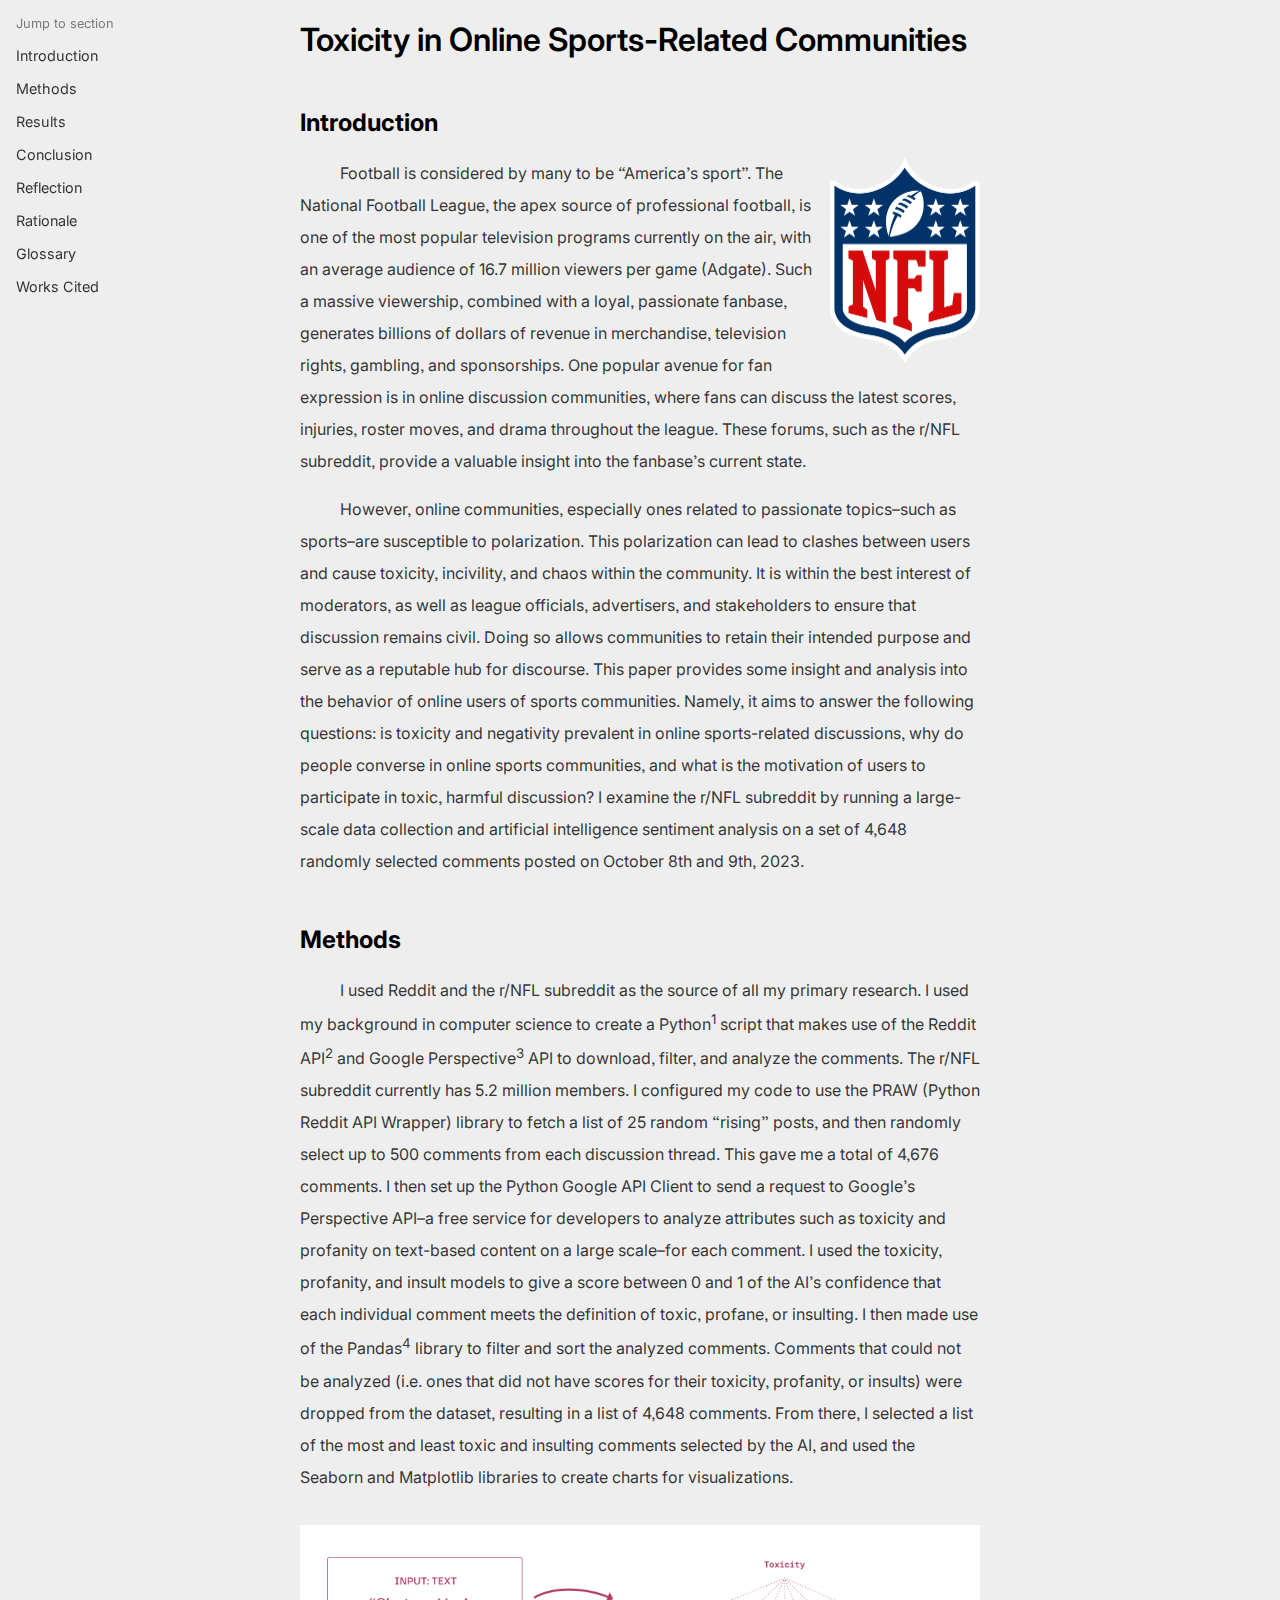
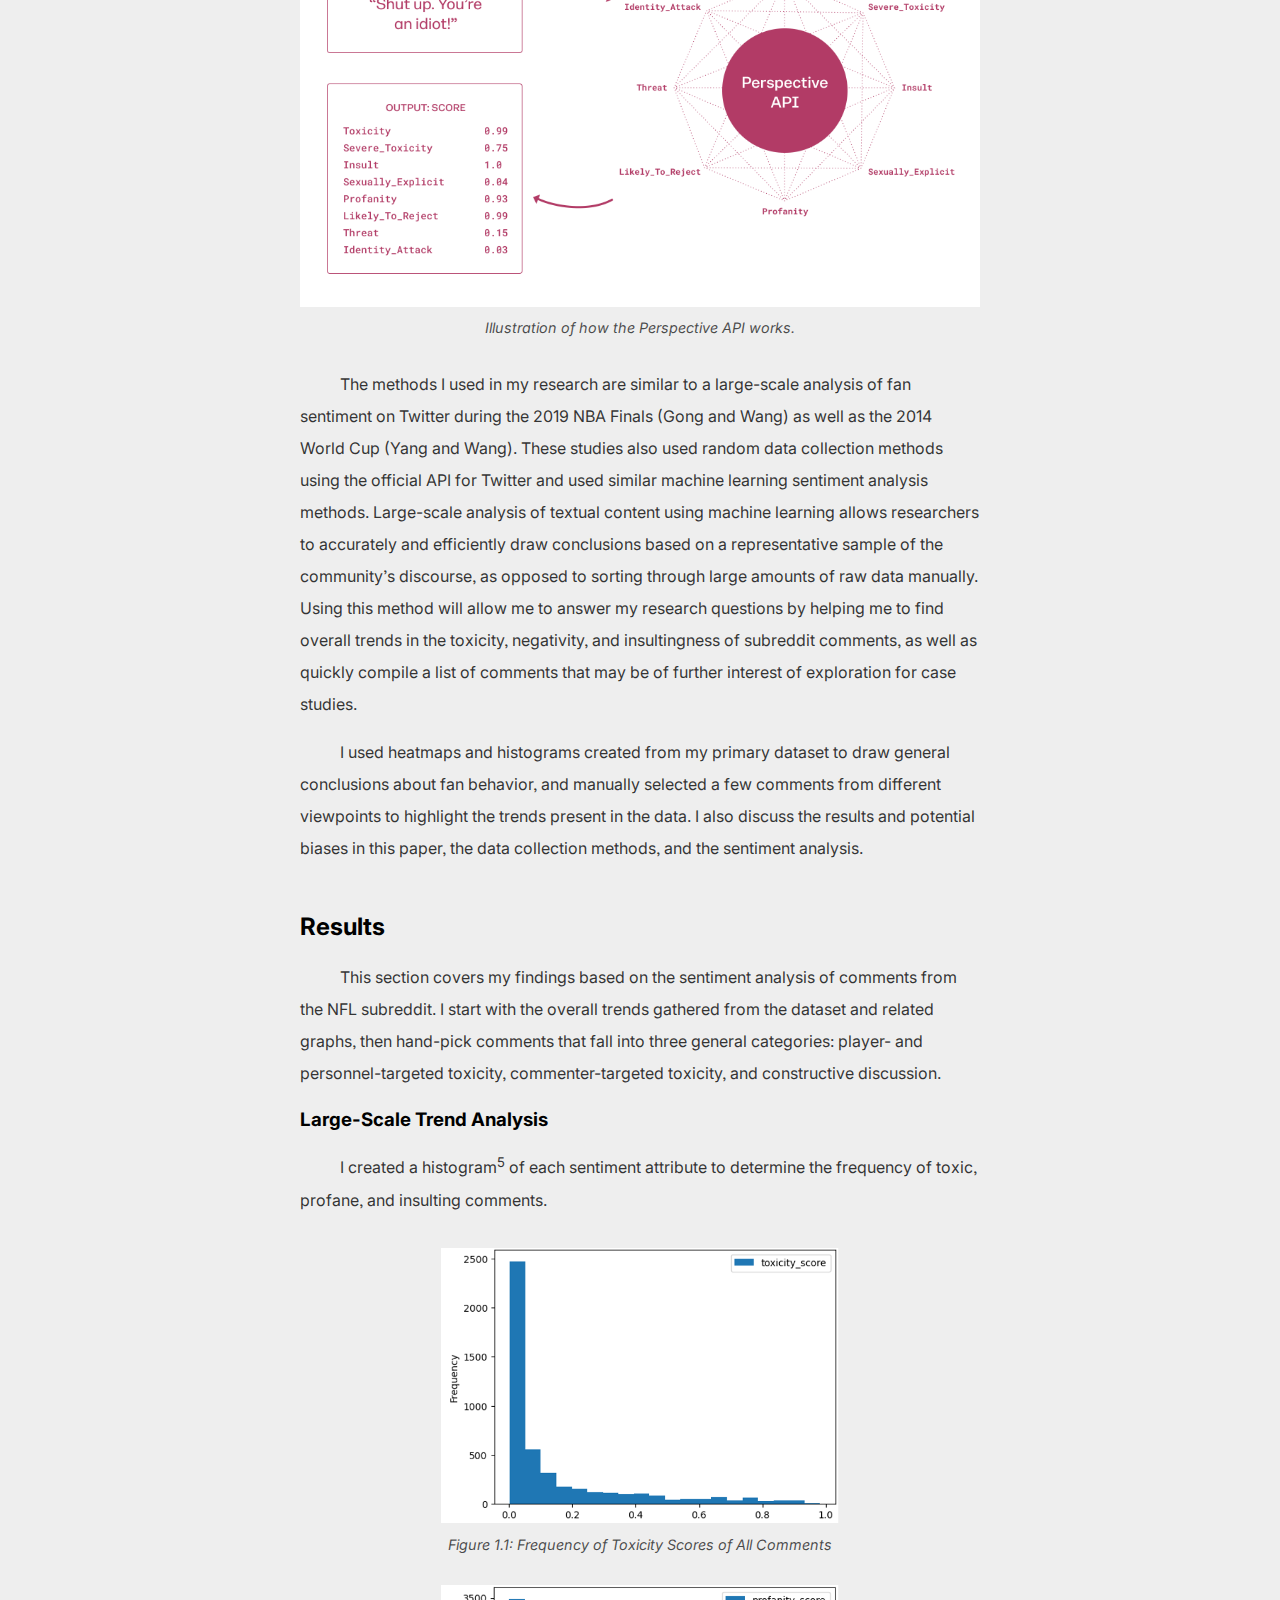
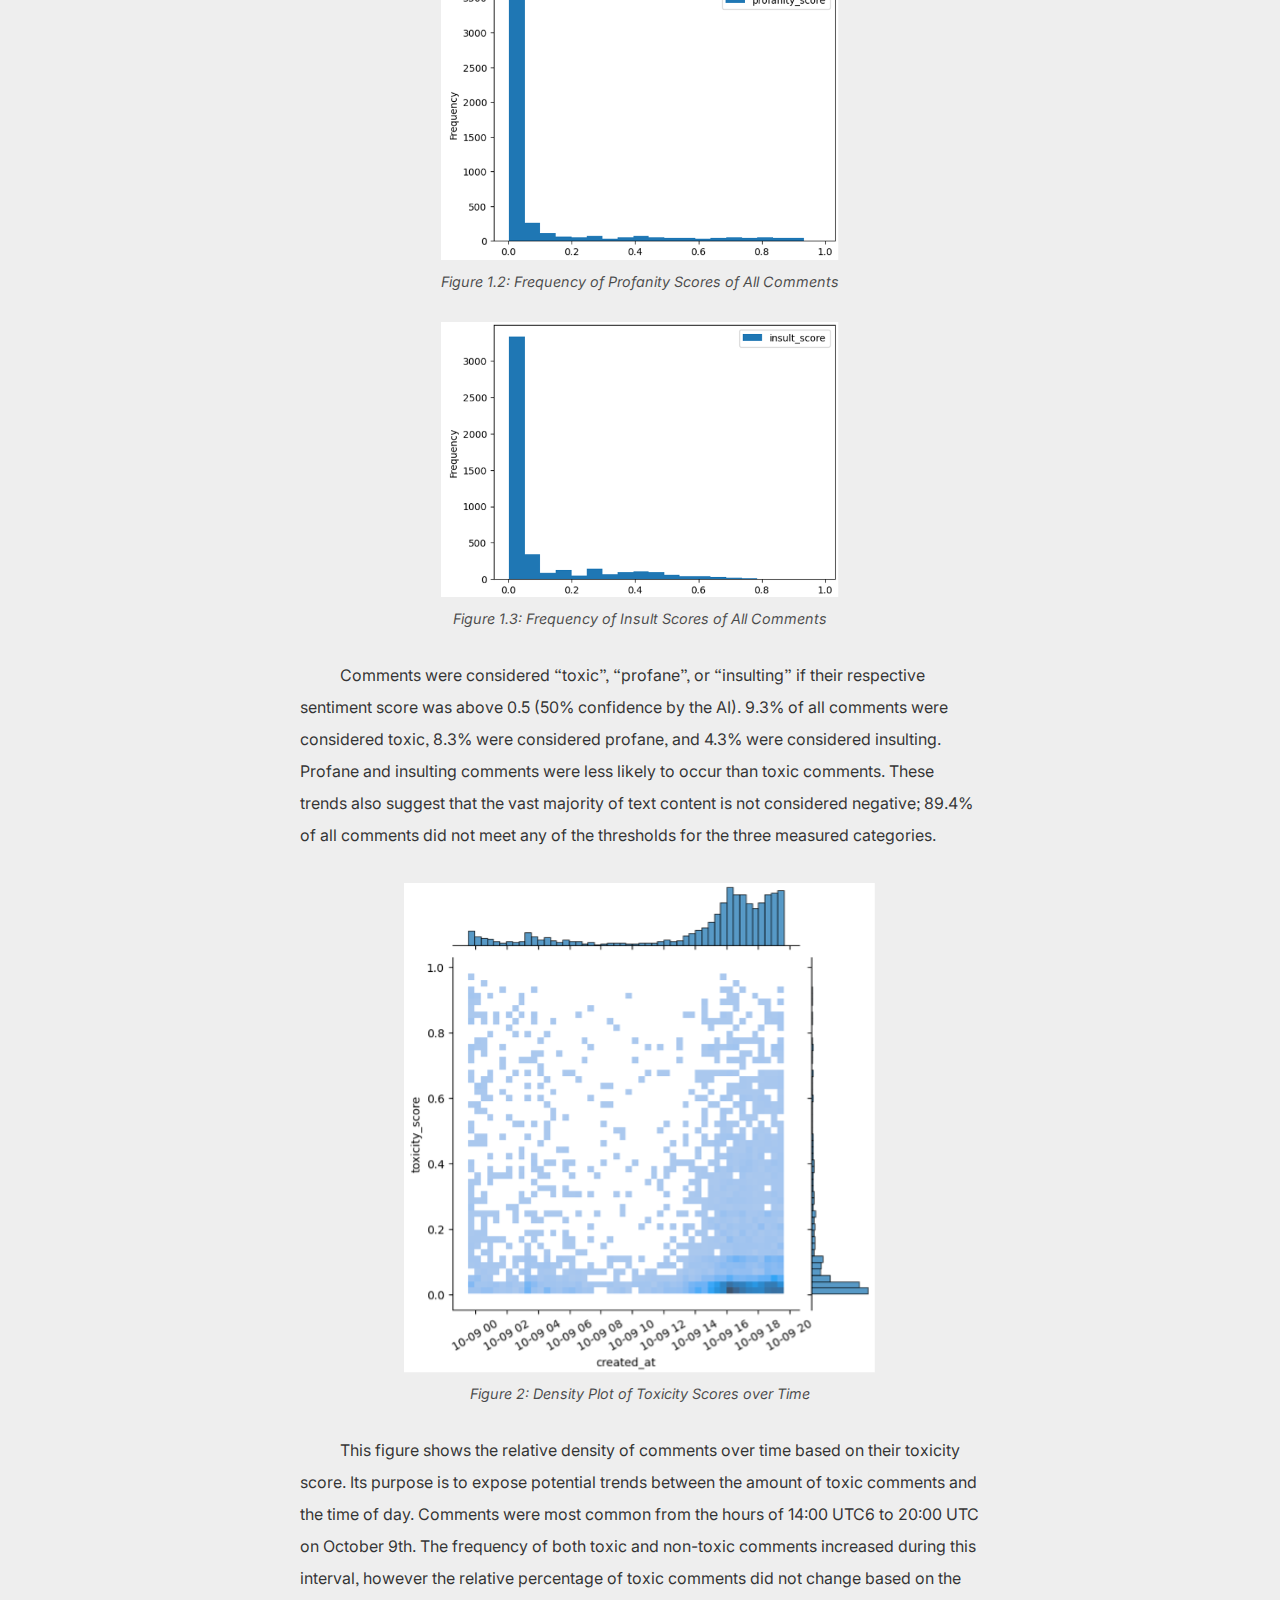
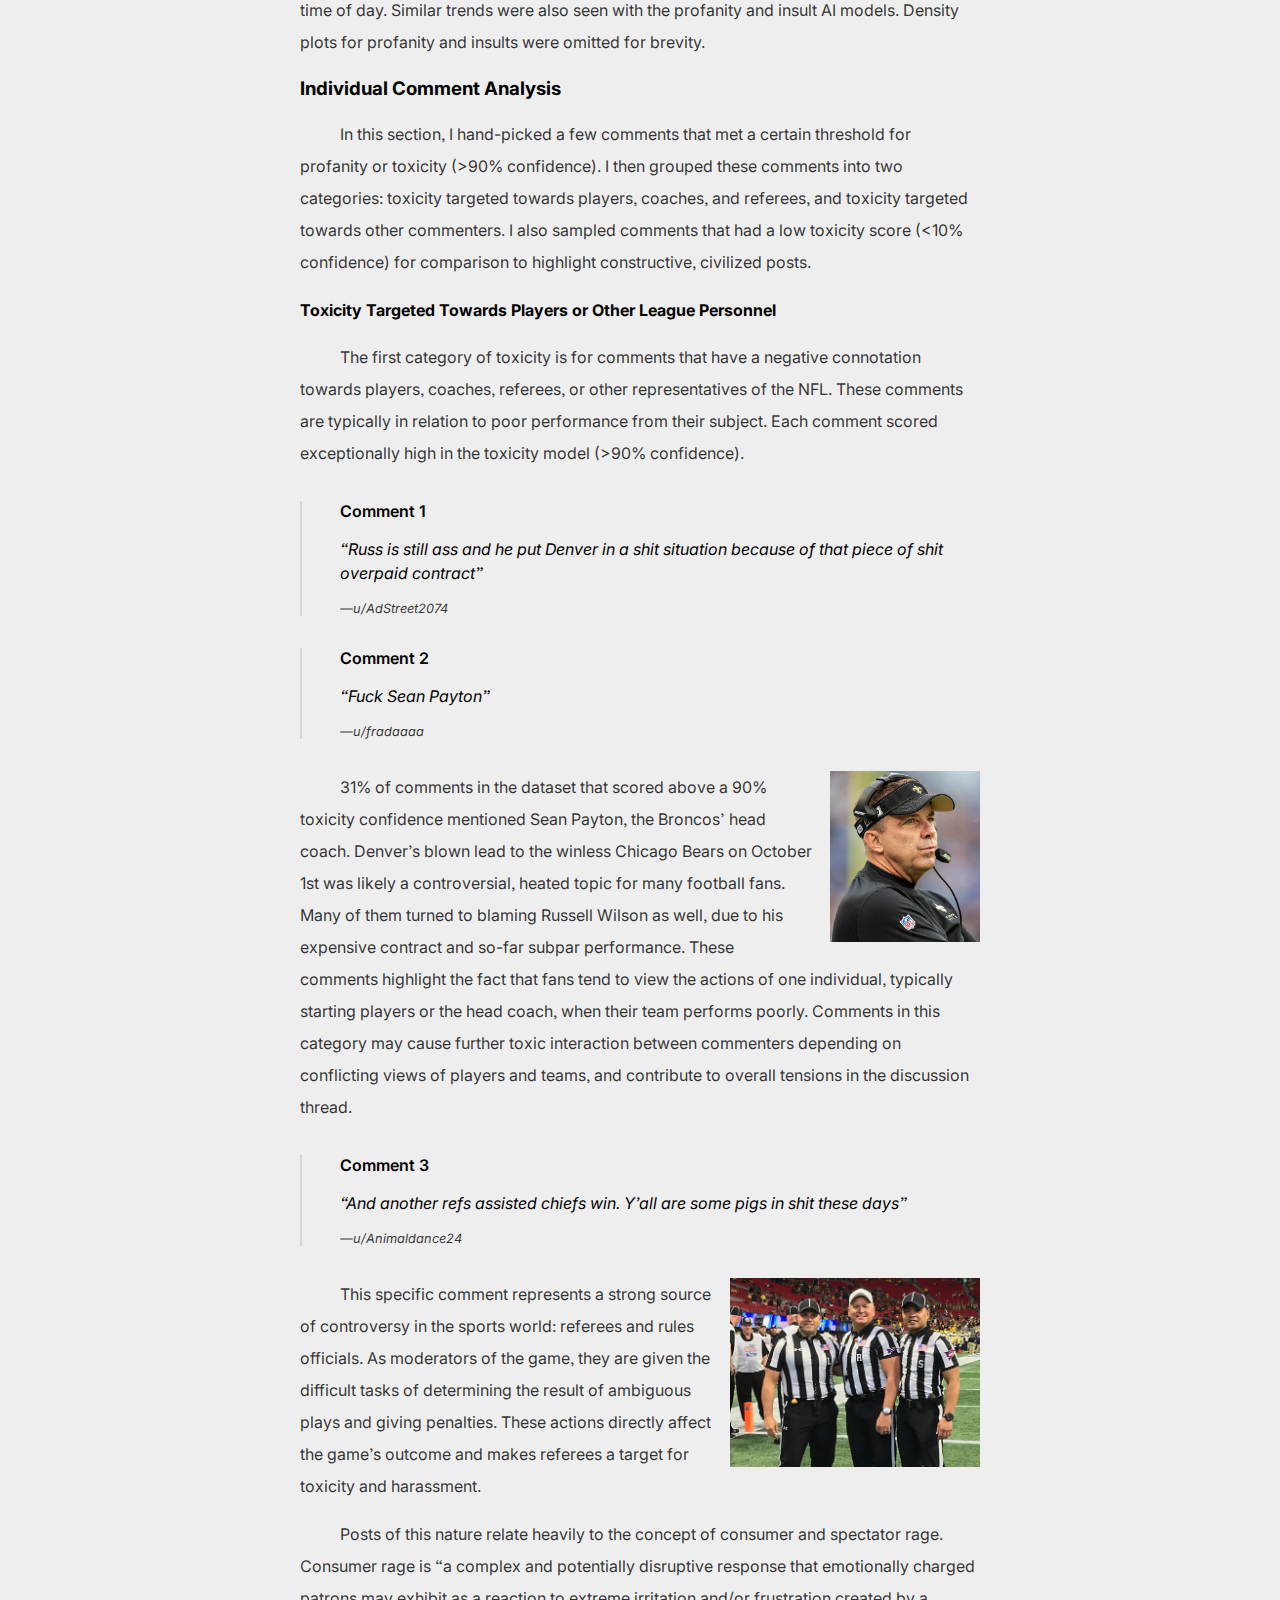
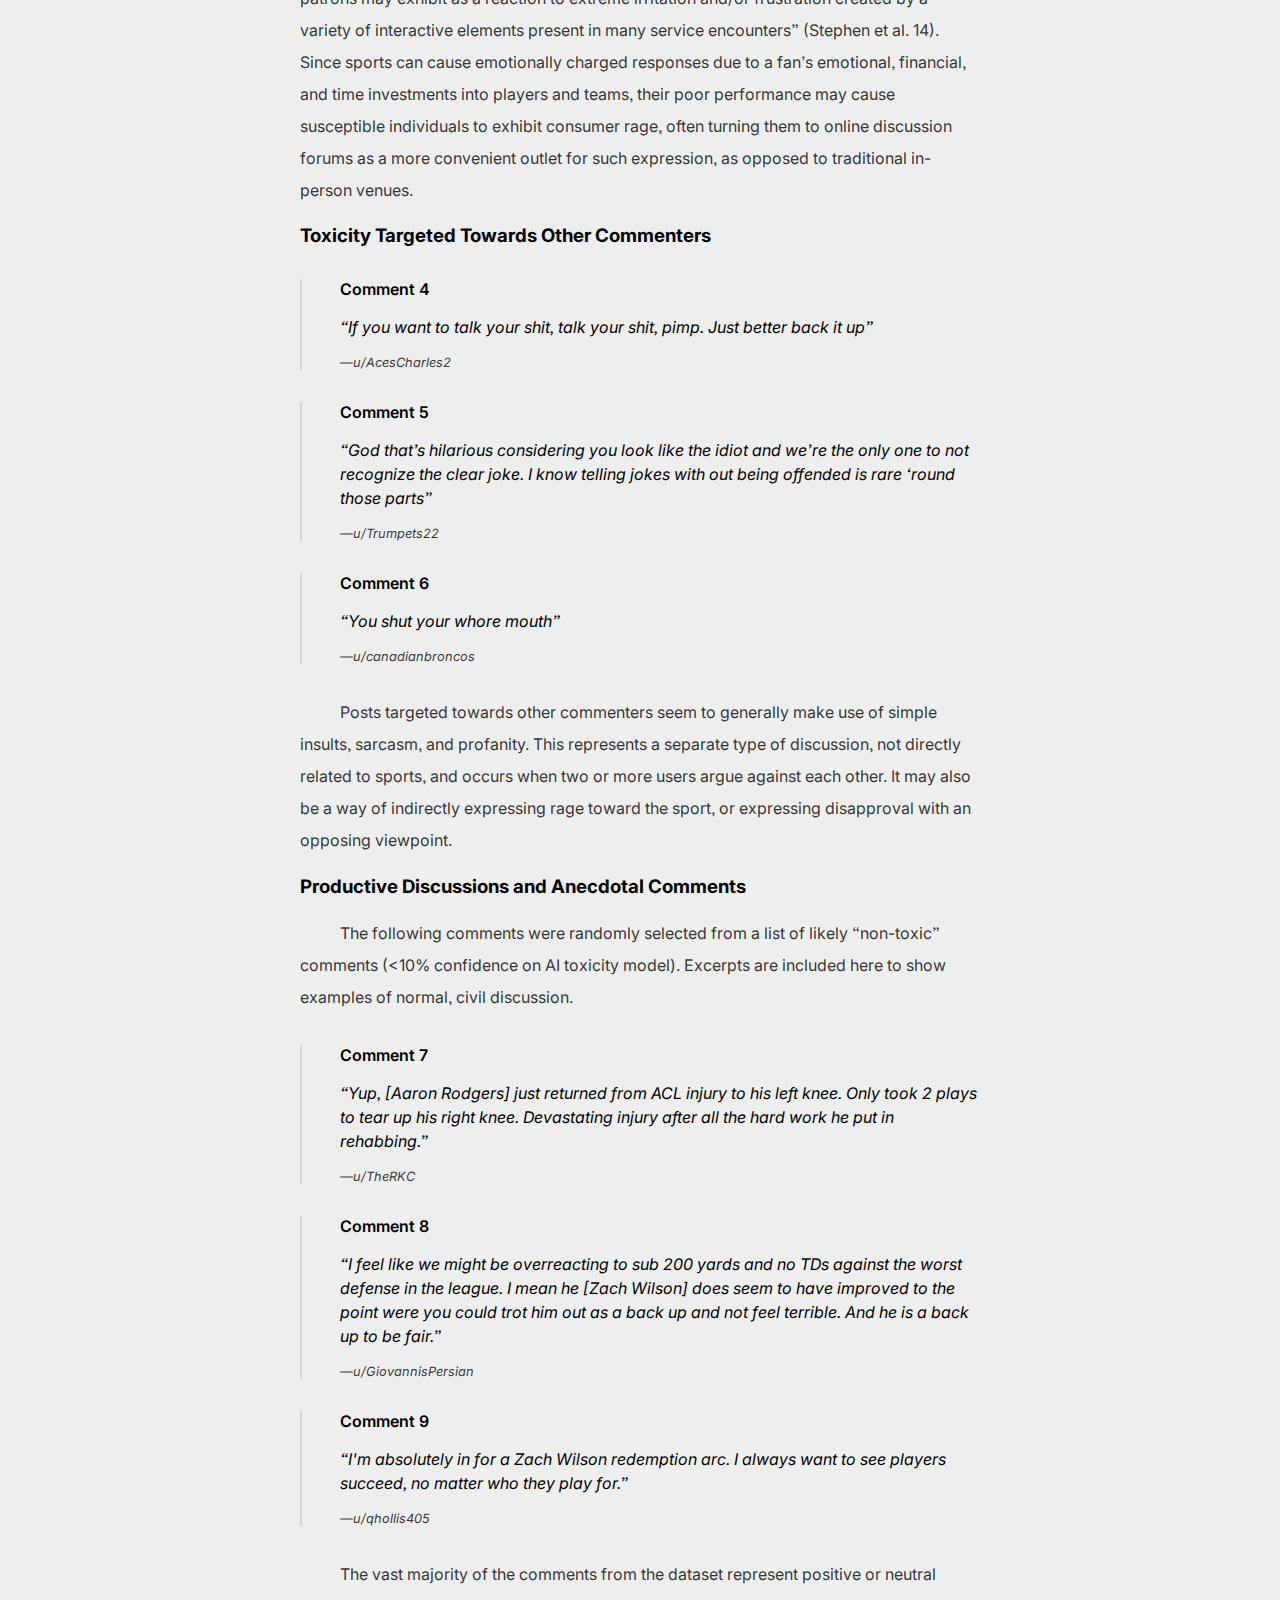
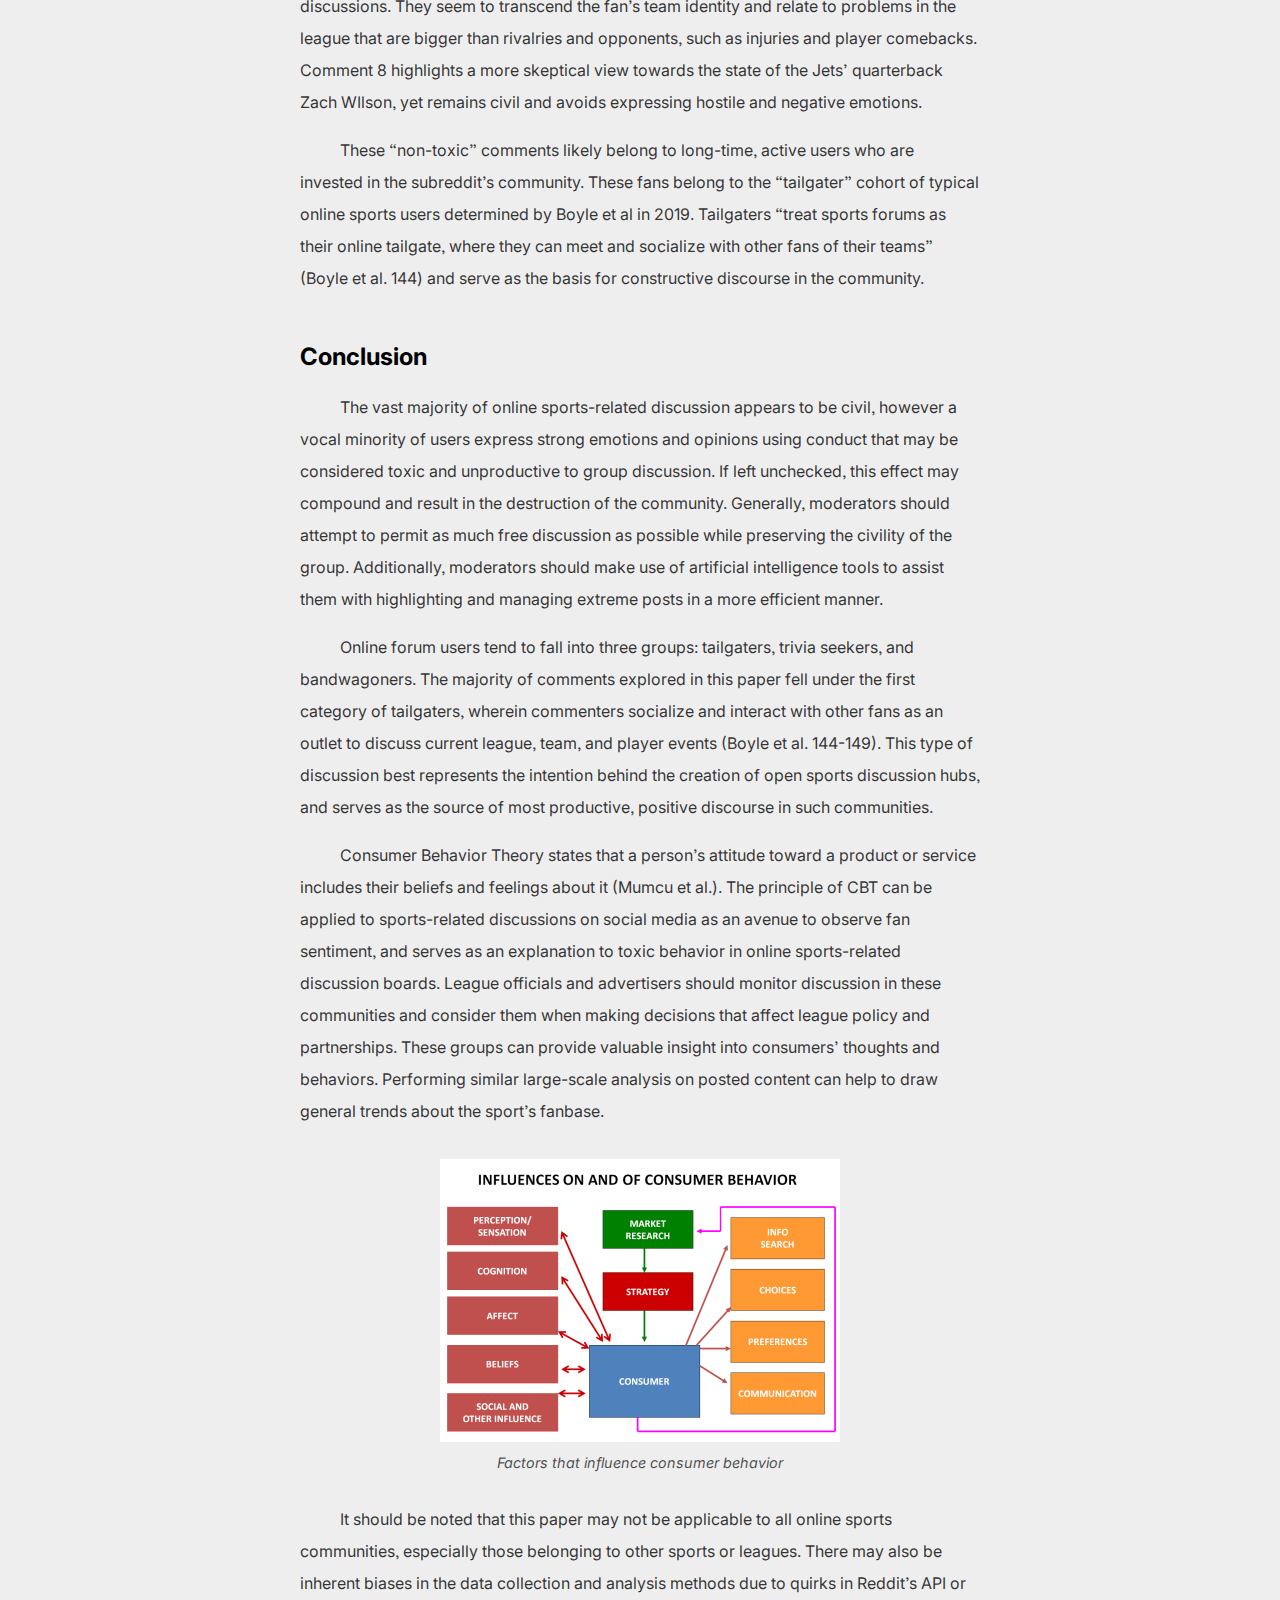
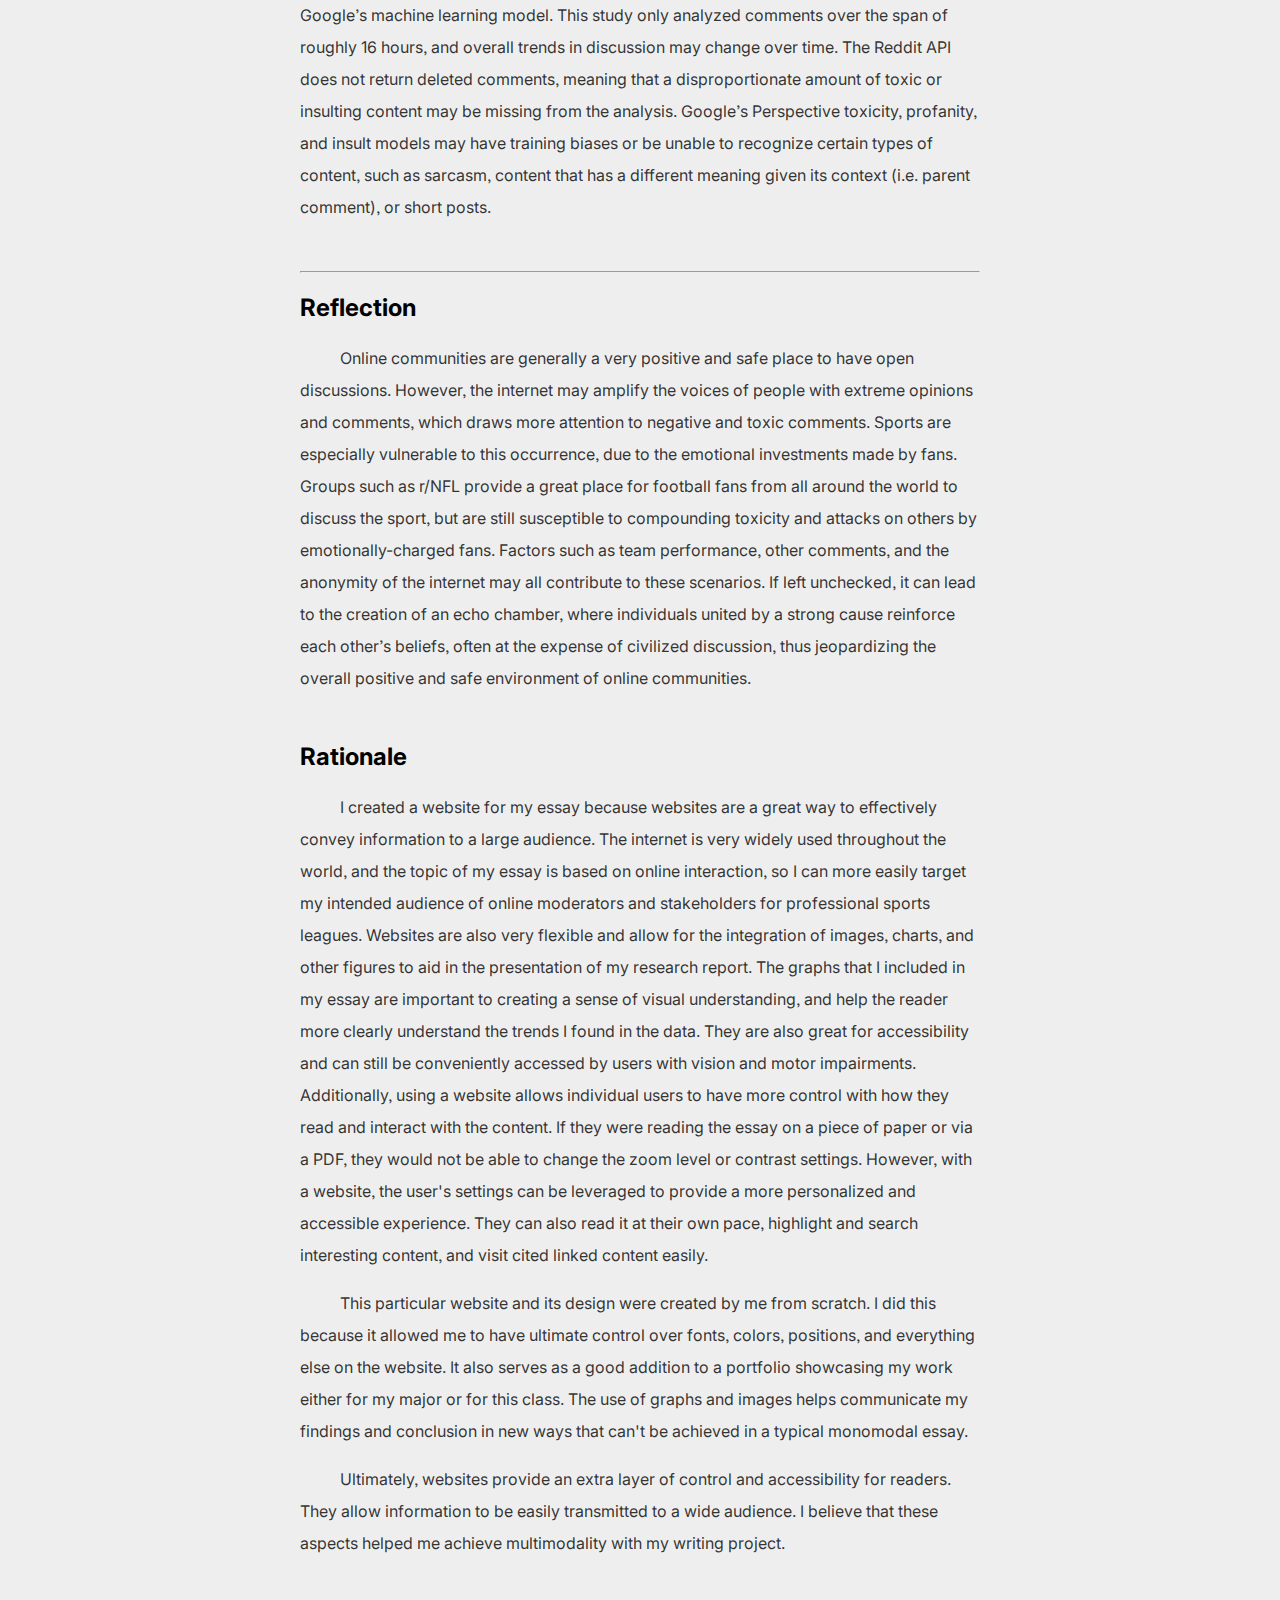
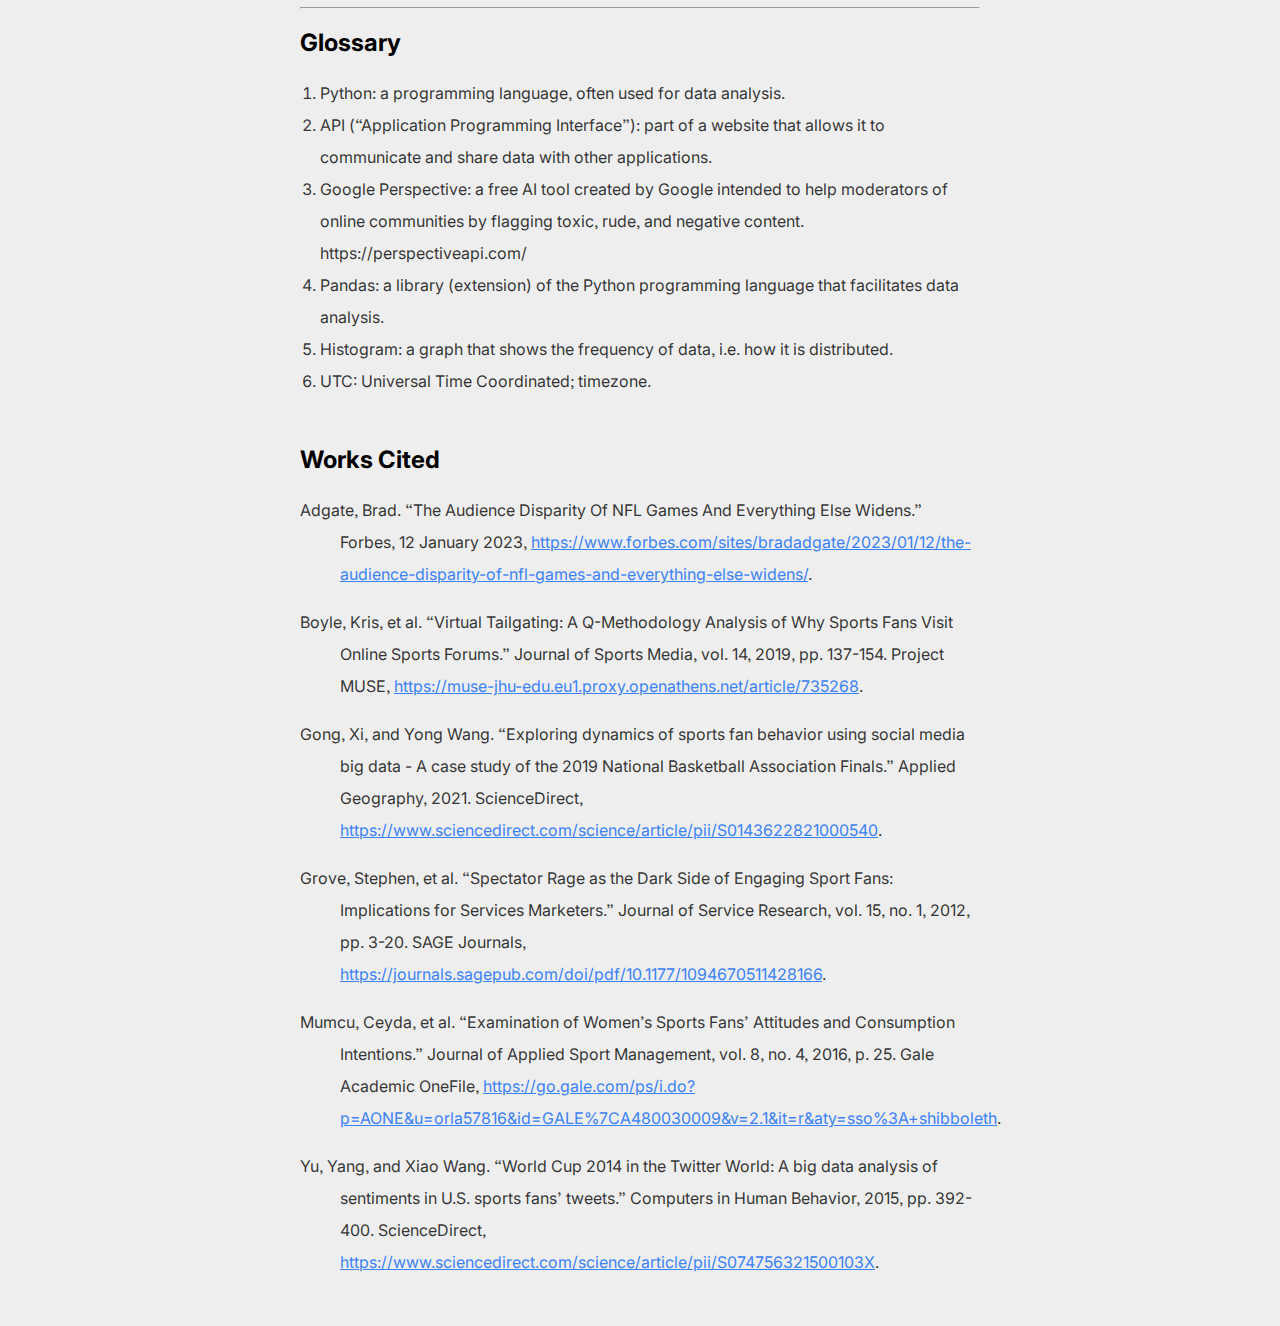
<file: wp3/index.html>
<!DOCTYPE html>
<html lang="en">
    <head>
        <meta charset="UTF-8">
        <title>Toxicity in Online Sports-Related Communities</title>
        <meta name="viewport" content="width=device-width, initial-scale=1.0">
        <link rel="stylesheet" href="../assets/style.css">
        <link rel="preconnect" href="https://fonts.googleapis.com">
        <link rel="preconnect" href="https://fonts.gstatic.com" crossorigin>
        <link href="https://fonts.googleapis.com/css2?family=Inter:wght@400;600&display=swap" rel="stylesheet">
    </head>
    <body>
        <nav>
            <span>Jump to section</span>
            <a href="#introduction">Introduction</a>
            <a href="#methods">Methods</a>
            <a href="#results">Results</a>
            <a href="#conclusion">Conclusion</a>
            <a href="#reflection">Reflection</a>
            <a href="#rationale">Rationale</a>
            <a href="#glossary">Glossary</a>
            <a href="#works-cited">Works Cited</a>
        </nav>
        <main>
            <section>
                <h1>Toxicity in Online Sports-Related Communities</h1>
            </section>
            <section id="introduction">
                <h2>Introduction</h2>
                <p>
                    <img style="float: right; margin-left: 1rem; width: 150px" src="img/nfl.webp" alt="NFL Logo">
                    Football is considered by many to be “America’s sport”. The National Football League, the apex source of professional football, is one of the most popular television programs currently on the air, with an average audience of 16.7 million viewers per game (Adgate). Such a massive viewership, combined with a loyal, passionate fanbase, generates billions of dollars of revenue in merchandise, television rights, gambling, and sponsorships. One popular avenue for fan expression is in online discussion communities, where fans can discuss the latest scores, injuries, roster moves, and drama throughout the league. These forums, such as the r/NFL subreddit, provide a valuable insight into the fanbase’s current state.
                </p>
                <p>
                    However, online communities, especially ones related to passionate topics–such as sports–are susceptible to polarization. This polarization can lead to clashes between users and cause toxicity, incivility, and chaos within the community. It is within the best interest of moderators, as well as league officials, advertisers, and stakeholders to ensure that discussion remains civil. Doing so allows communities to retain their intended purpose and serve as a reputable hub for discourse. This paper provides some insight and analysis into the behavior of online users of sports communities. Namely, it aims to answer the following questions: is toxicity and negativity prevalent in online sports-related discussions, why do people converse in online sports communities, and what is the motivation of users to participate in toxic, harmful discussion?  I examine the r/NFL subreddit by running a large-scale data collection and artificial intelligence sentiment analysis on a set of 4,648 randomly selected comments posted on October 8th and 9th, 2023.
                </p>
            </section>
            <section id="methods">
                <h2>Methods</h2>
                <p>
                    I used Reddit and the r/NFL subreddit as the source of all my primary research. I used my background in computer science to create a Python<sup>1</sup> script that makes use of the Reddit API<sup>2</sup> and Google Perspective<sup>3</sup> API to download, filter, and analyze the comments. The r/NFL subreddit currently has 5.2 million members. I configured my code to use the PRAW (Python Reddit API Wrapper) library to fetch a list of 25 random “rising” posts, and then randomly select up to 500 comments from each discussion thread. This gave me a total of 4,676 comments. I then set up the Python Google API Client to send a request to Google’s Perspective API–a free service for developers to analyze attributes such as toxicity and profanity on text-based content on a large scale–for each comment. I used the toxicity, profanity, and insult models to give a score between 0 and 1 of the AI’s confidence that each individual comment meets the definition of toxic, profane, or insulting. I then made use of the Pandas<sup>4</sup> library to filter and sort the analyzed comments. Comments that could not be analyzed (i.e. ones that did not have scores for their toxicity, profanity, or insults) were dropped from the dataset, resulting in a list of 4,648 comments. From there, I selected a list of the most and least toxic and insulting comments selected by the AI, and used the Seaborn and Matplotlib libraries to create charts for visualizations.
                </p>
                <figure>
                    <img src="img/perspective.png" alt="">
                    <figcaption>Illustration of how the Perspective API works.</figcaption>
                </figure>
                <p>
                    The methods I used in my research are similar to a large-scale analysis of fan sentiment on Twitter during the 2019 NBA Finals (Gong and Wang) as well as the 2014 World Cup (Yang and Wang). These studies also used random data collection methods using the official API for Twitter and used similar machine learning sentiment analysis methods. Large-scale analysis of textual content using machine learning allows researchers to accurately and efficiently draw conclusions based on a representative sample of the community’s discourse, as opposed to sorting through large amounts of raw data manually. Using this method will allow me to answer my research questions by helping me to find overall trends in the toxicity, negativity, and insultingness of subreddit comments, as well as quickly compile a list of comments that may be of further interest of exploration for case studies.
                </p>
                <p>
                    I used heatmaps and histograms created from my primary dataset to draw general conclusions about fan behavior, and manually selected a few comments from different viewpoints to highlight the trends present in the data. I also discuss the results and potential biases in this paper, the data collection methods, and the sentiment analysis.
                </p>
            </section>
            <section id="results">
                <h2>Results</h2>
                <p>
                    This section covers my findings based on the sentiment analysis of comments from the NFL subreddit. I start with the overall trends gathered from the dataset and related graphs, then hand-pick comments that fall into three general categories: player- and personnel-targeted toxicity, commenter-targeted toxicity, and constructive discussion.
                </p>
                <h3>Large-Scale Trend Analysis</h3>
                <p>
                    I created a histogram<sup>5</sup> of each sentiment attribute to determine the frequency of toxic, profane, and insulting comments.
                </p>
                <figure>
                    <img src="img/figure1.1.png" alt="Figure 1.1">
                    <figcaption>Figure 1.1: Frequency of Toxicity Scores of All Comments</figcaption>
                </figure>
                <figure>
                    <img src="img/figure1.2.png" alt="Figure 1.2">
                    <figcaption>Figure 1.2: Frequency of Profanity Scores of All Comments</figcaption>
                </figure>
                <figure>
                    <img src="img/figure1.3.png" alt="Figure 1.3">
                    <figcaption>Figure 1.3: Frequency of Insult Scores of All Comments</figcaption>
                </figure>
                <p>
                    Comments were considered “toxic”, “profane”, or “insulting” if their respective sentiment score was above 0.5 (50% confidence by the AI). 9.3% of all comments were considered toxic, 8.3% were considered profane, and 4.3% were considered insulting. Profane and insulting comments were less likely to occur than toxic comments. These trends also suggest that the vast majority of text content is not considered negative; 89.4% of all comments did not meet any of the thresholds for the three measured categories.
                </p>
                <figure>
                    <img src="img/figure2.png" alt="Figure 2">
                    <figcaption>Figure 2: Density Plot of Toxicity Scores over Time</figcaption>
                </figure>
                <p>
                    This figure shows the relative density of comments over time based on their toxicity score. Its purpose is to expose potential trends between the amount of toxic comments and the time of day. Comments were most common from the hours of 14:00 UTC6 to 20:00 UTC on October 9th. The frequency of both toxic and non-toxic comments increased during this interval, however the relative percentage of toxic comments did not change based on the time of day. Similar trends were also seen with the profanity and insult AI models. Density plots for profanity and insults were omitted for brevity.
                </p>
                <h3>Individual Comment Analysis</h3>
                <p>
                    In this section, I hand-picked a few comments that met a certain threshold for profanity or toxicity (&gt;90% confidence). I then grouped these comments into two categories: toxicity targeted towards players, coaches, and referees, and toxicity targeted towards other commenters. I also sampled comments that had a low toxicity score (&lt;10% confidence) for comparison to highlight constructive, civilized posts.
                </p>
                <h4>Toxicity Targeted Towards Players or Other League Personnel</h4>
                <p>
                    The first category of toxicity is for comments that have a negative connotation towards players, coaches, referees, or other representatives of the NFL. These comments are typically in relation to poor performance from their subject. Each comment scored exceptionally high in the toxicity model (&gt;90% confidence).
                </p>
                <blockquote>
                    <span class="comment-title">Comment 1</span>
                    <span class="comment-body">“Russ is still ass and he put Denver in a shit situation because of that piece of shit overpaid contract”</span>
                    <cite>&mdash;u/AdStreet2074</cite>
                </blockquote>
                <blockquote>
                    <span class="comment-title">Comment 2</span>
                    <span class="comment-body">“Fuck Sean Payton”</span>
                    <cite>&mdash;u/fradaaaa</cite>
                </blockquote>
                <p>
                    <img style="float: right; margin-left: 1rem; width: 150px" src="img/seanpayton.jpg" alt="Broncos Head Coach Sean Payton">
                    31% of comments in the dataset that scored above a 90% toxicity confidence mentioned Sean Payton, the Broncos’ head coach. Denver’s blown lead to the winless Chicago Bears on October 1st was likely a controversial, heated topic for many football fans. Many of them turned to blaming Russell Wilson as well, due to his expensive contract and so-far subpar performance. These comments highlight the fact that fans tend to view the actions of one individual, typically starting players or the head coach, when their team performs poorly. Comments in this category may cause further toxic interaction between commenters depending on conflicting views of players and teams, and contribute to overall tensions in the discussion thread.
                </p>
                <blockquote>
                    <span class="comment-title">Comment 3</span>
                    <span class="comment-body">“And another refs assisted chiefs win. Y’all are some pigs in shit these days”</span>
                    <cite>&mdash;u/Animaldance24</cite>
                </blockquote>
                <p>
                    <img style="float: right; margin-left: 1rem; width: 250px" src="img/refs.webp" alt="NFL Referees">
                    This specific comment represents a strong source of controversy in the sports world: referees and rules officials. As moderators of the game, they are given the difficult tasks of determining the result of ambiguous plays and giving penalties. These actions directly affect the game’s outcome and makes referees a target for toxicity and harassment.
                </p>
                <p>
                    Posts of this nature relate heavily to the concept of consumer and spectator rage. Consumer rage is “a complex and potentially disruptive response that emotionally charged patrons may exhibit as a reaction to extreme irritation and/or frustration created by a variety of interactive elements present in many service encounters” (Stephen et al. 14). Since sports can cause emotionally charged responses due to a fan’s emotional, financial, and time investments into players and teams, their poor performance may cause susceptible individuals to exhibit consumer rage, often turning them to online discussion forums as a more convenient outlet for such expression, as opposed to traditional in-person venues.
                </p>
                <h3>Toxicity Targeted Towards Other Commenters</h3>
                <blockquote>
                    <span class="comment-title">Comment 4</span>
                    <span class="comment-body">“If you want to talk your shit, talk your shit, pimp. Just better back it up”</span>
                    <cite>&mdash;u/AcesCharles2</cite>
                </blockquote>
                <blockquote>
                    <span class="comment-title">Comment 5</span>
                    <span class="comment-body">“God that’s hilarious considering you look like the idiot and we’re the only one to not recognize the clear joke. I know telling jokes with out being offended is rare ‘round those parts”</span>
                    <cite>&mdash;u/Trumpets22</cite>
                </blockquote>
                <blockquote>
                    <span class="comment-title">Comment 6</span>
                    <span class="comment-body">“You shut your whore mouth”</span>
                    <cite>&mdash;u/canadianbroncos</cite>
                </blockquote>
                <p>
                    Posts targeted towards other commenters seem to generally make use of simple insults, sarcasm, and profanity. This represents a separate type of discussion, not directly related to sports, and occurs when two or more users argue against each other. It may also be a way of indirectly expressing rage toward the sport, or expressing disapproval with an opposing viewpoint.
                </p>
                <h3>Productive Discussions and Anecdotal Comments</h3>
                <p>
                    The following comments were randomly selected from a list of likely “non-toxic” comments (&lt;10% confidence on AI toxicity model). Excerpts are included here to show examples of normal, civil discussion.
                </p>
                <blockquote>
                    <span class="comment-title">Comment 7</span>
                    <span class="comment-body">“Yup, [Aaron Rodgers] just returned from ACL injury to his left knee. Only took 2 plays to tear up his right knee. Devastating injury after all the hard work he put in rehabbing.”</span>
                    <cite>&mdash;u/TheRKC</cite>
                </blockquote>
                <blockquote>
                    <span class="comment-title">Comment 8</span>
                    <span class="comment-body">“I feel like we might be overreacting to sub 200 yards and no TDs against the worst defense in the league. I mean he [Zach Wilson] does seem to have improved to the point were you could trot him out as a back up and not feel terrible. And he is a back up to be fair.”</span>
                    <cite>&mdash;u/GiovannisPersian</cite>
                </blockquote>
                <blockquote>
                    <span class="comment-title">Comment 9</span>
                    <span class="comment-body">“I'm absolutely in for a Zach Wilson redemption arc. I always want to see players succeed, no matter who they play for.”</span>
                    <cite>&mdash;u/qhollis405</cite>
                </blockquote>
                <p>
                    The vast majority of the comments from the dataset represent positive or neutral discussions. They seem to transcend the fan’s team identity and relate to problems in the league that are bigger than rivalries and opponents, such as injuries and player comebacks. Comment 8 highlights a more skeptical view towards the state of the Jets’ quarterback Zach WIlson, yet remains civil and avoids expressing hostile and negative emotions.
                </p>
                <p>
                    These “non-toxic” comments likely belong to long-time, active users who are invested in the subreddit’s community. These fans belong to the “tailgater” cohort of typical online sports users determined by Boyle et al in 2019. Tailgaters “treat sports forums as their online tailgate, where they can meet and socialize with other fans of their teams” (Boyle et al. 144) and serve as the basis for constructive discourse in the community.
                </p>
            </section>
            <section id="conclusion">
                <h2>Conclusion</h2>
                <p>
                    The vast majority of online sports-related discussion appears to be civil, however a vocal minority of users express strong emotions and opinions using conduct that may be considered toxic and unproductive to group discussion. If left unchecked, this effect may compound and result in the destruction of the community. Generally, moderators should attempt to permit as much free discussion as possible while preserving the civility of the group. Additionally, moderators should make use of artificial intelligence tools to assist them with highlighting and managing extreme posts in a more efficient manner.
                </p>
                <p>
                    Online forum users tend to fall into three groups: tailgaters, trivia seekers, and bandwagoners. The majority of comments explored in this paper fell under the first category of tailgaters, wherein commenters socialize and interact with other fans as an outlet to discuss current league, team, and player events (Boyle et al. 144-149). This type of discussion best represents the intention behind the creation of open sports discussion hubs, and serves as the source of most productive, positive discourse in such communities.
                </p>
                <p>
                    Consumer Behavior Theory states that a person’s attitude toward a product or service includes their beliefs and feelings about it (Mumcu et al.). The principle of CBT can be applied to sports-related discussions on social media as an avenue to observe fan sentiment, and serves as an explanation to toxic behavior in online sports-related discussion boards. League officials and advertisers should monitor discussion in these communities and consider them when making decisions that affect league policy and partnerships. These groups can provide valuable insight into consumers’ thoughts and behaviors. Performing similar large-scale analysis on posted content can help to draw general trends about the sport’s fanbase.
                </p>
                <figure>
                    <img src="img/cbt.png" alt="Consumer Behavior Theory">
                    <figcaption>Factors that influence consumer behavior</figcaption>
                </figure>
                <p>
                    It should be noted that this paper may not be applicable to all online sports communities, especially those belonging to other sports or leagues. There may also be inherent biases in the data collection and analysis methods due to quirks in Reddit’s API or Google’s machine learning model. This study only analyzed comments over the span of roughly 16 hours, and overall trends in discussion may change over time. The Reddit API does not return deleted comments, meaning that a disproportionate amount of toxic or insulting content may be missing from the analysis. Google’s Perspective toxicity, profanity, and insult models may have training biases or be unable to recognize certain types of content, such as sarcasm, content that has a different meaning given its context (i.e. parent comment), or short posts.
                </p>
            </section>
            <hr>
            <section id="reflection">
                <h2>Reflection</h2>
                <p>
                    Online communities are generally a very positive and safe place to have open discussions. However, the internet may amplify the voices of people with extreme opinions and comments, which draws more attention to negative and toxic comments. Sports are especially vulnerable to this occurrence, due to the emotional investments made by fans. Groups such as r/NFL provide a great place for football fans from all around the world to discuss the sport, but are still susceptible to compounding toxicity and attacks on others by emotionally-charged fans. Factors such as team performance, other comments, and the anonymity of the internet may all contribute to these scenarios. If left unchecked, it can lead to the creation of an echo chamber, where individuals united by a strong cause reinforce each other’s beliefs, often at the expense of civilized discussion, thus jeopardizing the overall positive and safe environment of online communities.
                </p>
            </section>
            <section id="rationale">
                <h2>Rationale</h2>
                <p>
                    I created a website for my essay because websites are a great way to effectively convey information to a large audience. The internet is very widely used throughout the world, and the topic of my essay is based on online interaction, so I can more easily target my intended audience of online moderators and stakeholders for professional sports leagues. Websites are also very flexible and allow for the integration of images, charts, and other figures to aid in the presentation of my research report. The graphs that I included in my essay are important to creating a sense of visual understanding, and help the reader more clearly understand the trends I found in the data. They are also great for accessibility and can still be conveniently accessed by users with vision and motor impairments. Additionally, using a website allows individual users to have more control with how they read and interact with the content. If they were reading the essay on a piece of paper or via a PDF, they would not be able to change the zoom level or contrast settings. However, with a website, the user's settings can be leveraged to provide a more personalized and accessible experience. They can also read it at their own pace, highlight and search interesting content, and visit cited linked content easily.
                </p>
                <p>
                    This particular website and its design were created by me from scratch. I did this because it allowed me to have ultimate control over fonts, colors, positions, and everything else on the website. It also serves as a good addition to a portfolio showcasing my work either for my major or for this class. The use of graphs and images helps communicate my findings and conclusion in new ways that can't be achieved in a typical monomodal essay.
                </p>
                <p>
                    Ultimately, websites provide an extra layer of control and accessibility for readers. They allow information to be easily transmitted to a wide audience. I believe that these aspects helped me achieve multimodality with my writing project.
                </p>
            </section>
            <hr>
            <section id="glossary">
                <h2>Glossary</h2>
                <ol>
                    <li>
                        Python: a programming language, often used for data analysis.
                    </li>
                    <li>
                        API (“Application Programming Interface”): part of a website that allows it to communicate and share data with other applications.
                    </li>
                    <li>
                        Google Perspective: a free AI tool created by Google intended to help moderators of online communities by flagging toxic, rude, and negative content. https://perspectiveapi.com/ 
                    </li>
                    <li>
                        Pandas: a library (extension) of the Python programming language that facilitates data analysis.
                    </li>
                    <li>
                        Histogram: a graph that shows the frequency of data, i.e. how it is distributed.
                    </li>
                    <li>
                        UTC: Universal Time Coordinated; timezone.
                    </li>
                </ol>
            </section>
            <section id="works-cited">
                <h2>Works Cited</h2>
                <p>
                    Adgate, Brad. “The Audience Disparity Of NFL Games And Everything Else Widens.” Forbes, 12 January 2023, <a href="https://www.forbes.com/sites/bradadgate/2023/01/12/the-audience-disparity-of-nfl-games-and-everything-else-widens/" target="_blank">https://www.forbes.com/sites/bradadgate/2023/01/12/the-audience-disparity-of-nfl-games-and-everything-else-widens/</a>.
                </p>
                <p>
                    Boyle, Kris, et al. “Virtual Tailgating: A Q-Methodology Analysis of Why Sports Fans Visit Online Sports Forums.” Journal of Sports Media, vol. 14, 2019, pp. 137-154. Project MUSE, <a href="https://muse-jhu-edu.eu1.proxy.openathens.net/article/735268" target="_blank">https://muse-jhu-edu.eu1.proxy.openathens.net/article/735268</a>.
                </p>
                <p>
                    Gong, Xi, and Yong Wang. “Exploring dynamics of sports fan behavior using social media big data - A case study of the 2019 National Basketball Association Finals.” Applied Geography, 2021. ScienceDirect, <a href="https://www.sciencedirect.com/science/article/pii/S0143622821000540" target="_blank">https://www.sciencedirect.com/science/article/pii/S0143622821000540</a>.
                </p>
                <p>
                    Grove, Stephen, et al. “Spectator Rage as the Dark Side of Engaging Sport Fans: Implications for Services Marketers.” Journal of Service Research, vol. 15, no. 1, 2012, pp. 3-20. SAGE Journals, <a href="https://journals.sagepub.com/doi/pdf/10.1177/1094670511428166" target="_blank">https://journals.sagepub.com/doi/pdf/10.1177/1094670511428166</a>.
                </p>
                <p>
                    Mumcu, Ceyda, et al. “Examination of Women’s Sports Fans’ Attitudes and Consumption Intentions.” Journal of Applied Sport Management, vol. 8, no. 4, 2016, p. 25. Gale Academic OneFile, <a href="https://go.gale.com/ps/i.do?p=AONE&u=orla57816&id=GALE%7CA480030009&v=2.1&it=r&aty=sso%3A+shibboleth" target="_blank">https://go.gale.com/ps/i.do?p=AONE&u=orla57816&id=GALE%7CA480030009&v=2.1&it=r&aty=sso%3A+shibboleth</a>.
                </p> 
                <p>
                    Yu, Yang, and Xiao Wang. “World Cup 2014 in the Twitter World: A big data analysis of sentiments in U.S. sports fans’ tweets.” Computers in Human Behavior, 2015, pp. 392-400. ScienceDirect, <a href="https://www.sciencedirect.com/science/article/pii/S074756321500103X" target="_blank">https://www.sciencedirect.com/science/article/pii/S074756321500103X</a>.
                </p>
            </section>
        </main>
    </body>
</html>
</file>
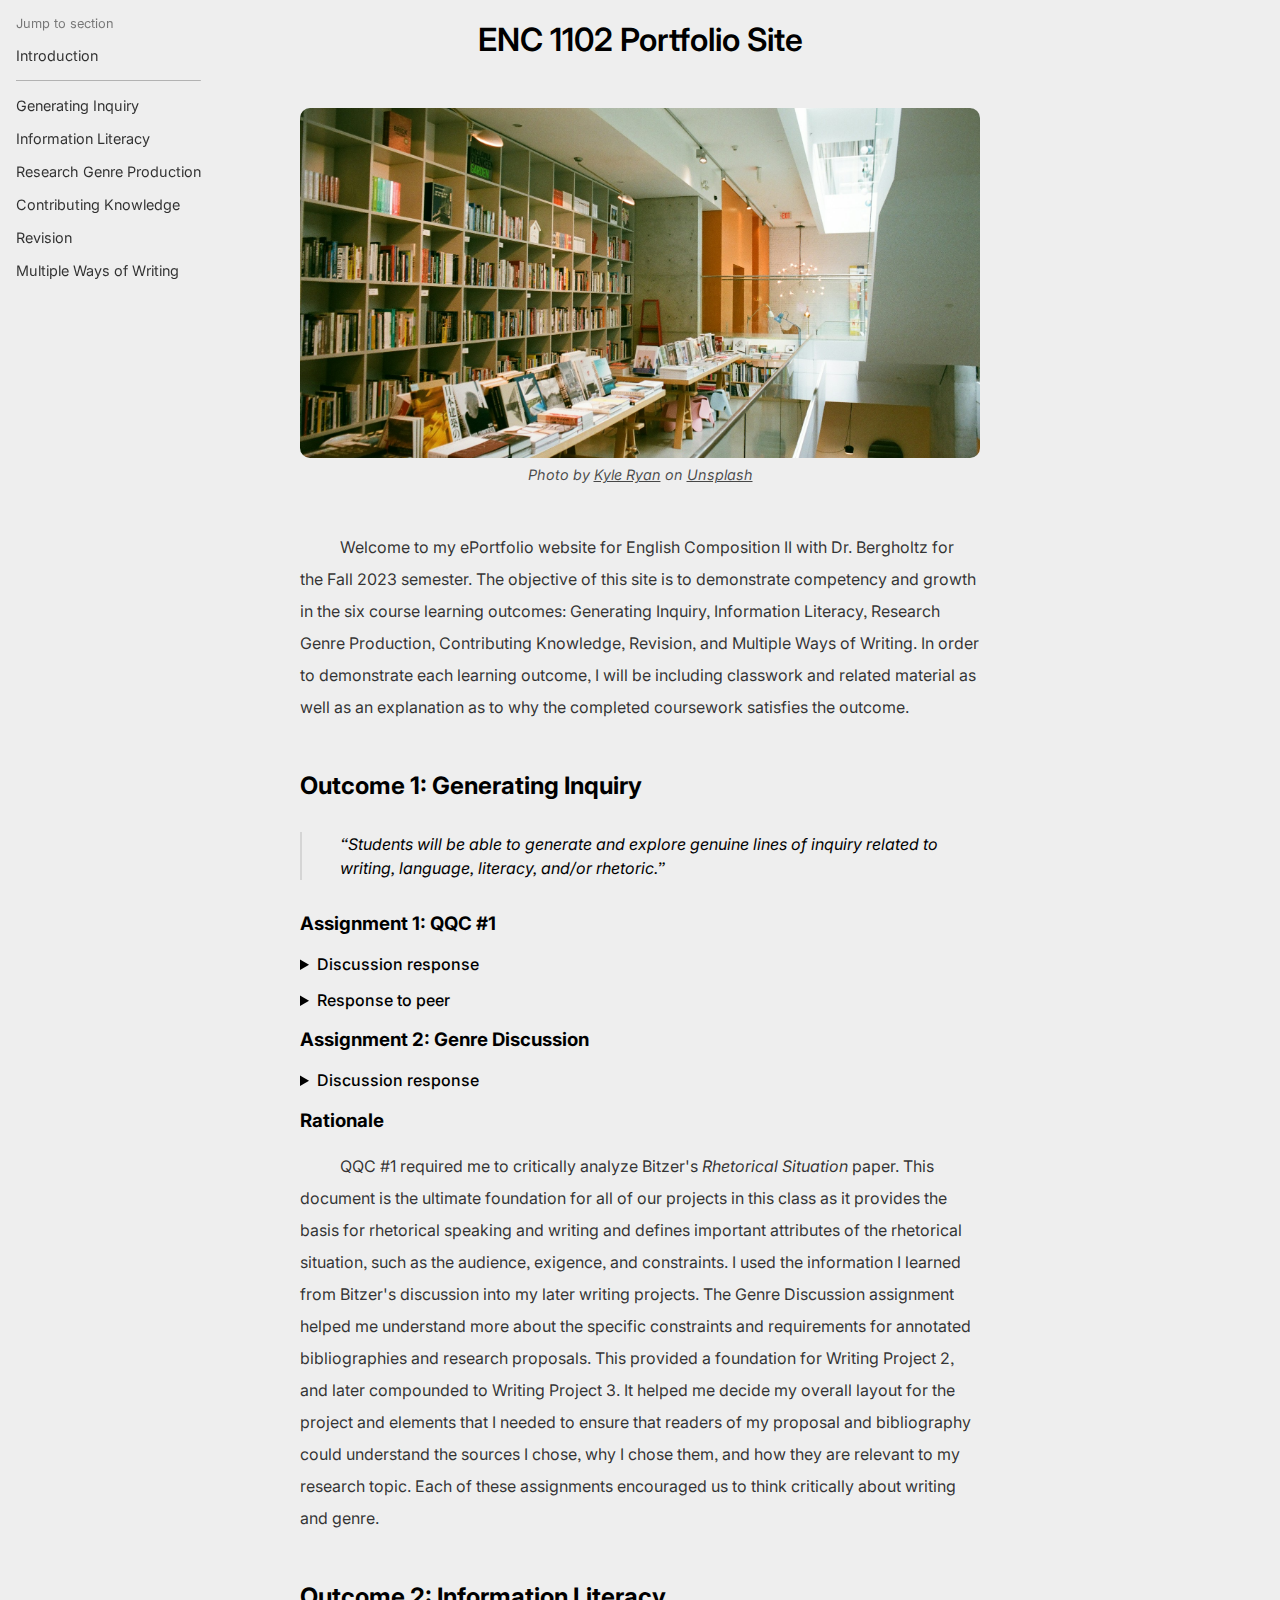
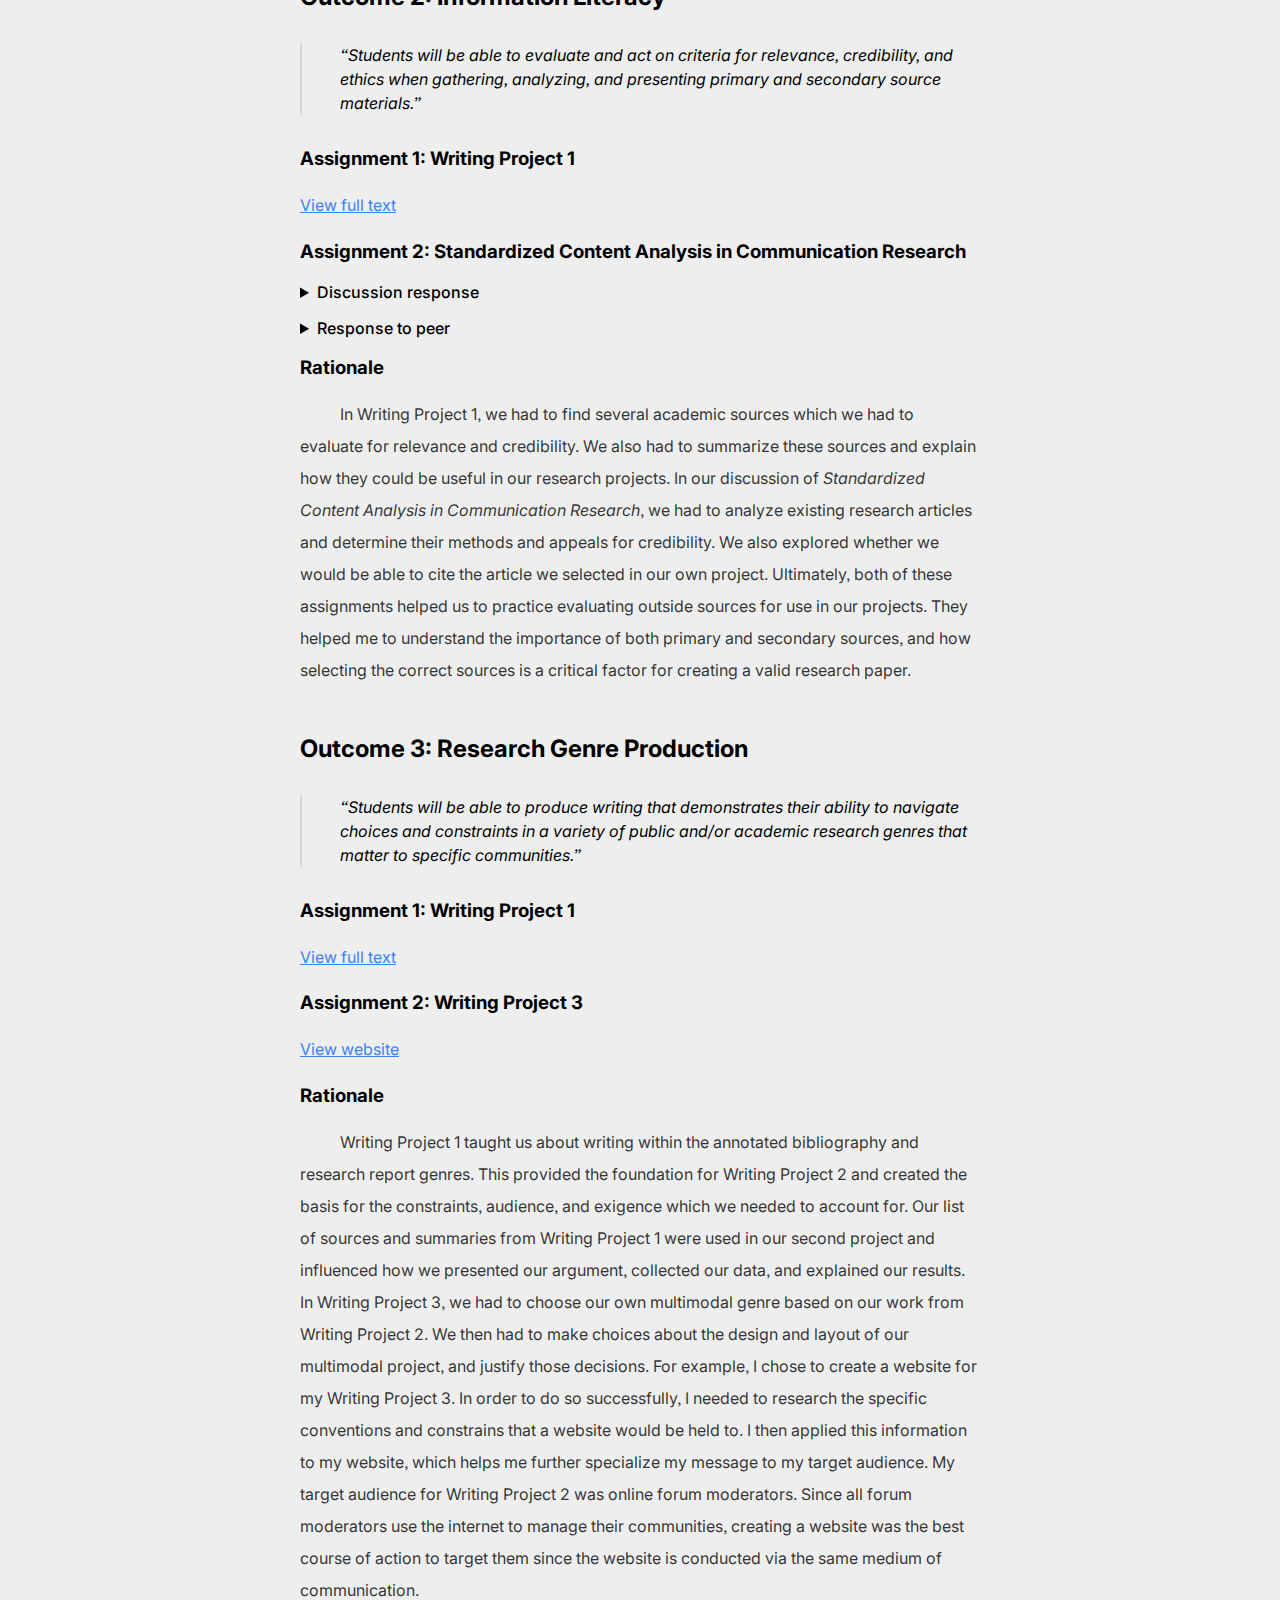
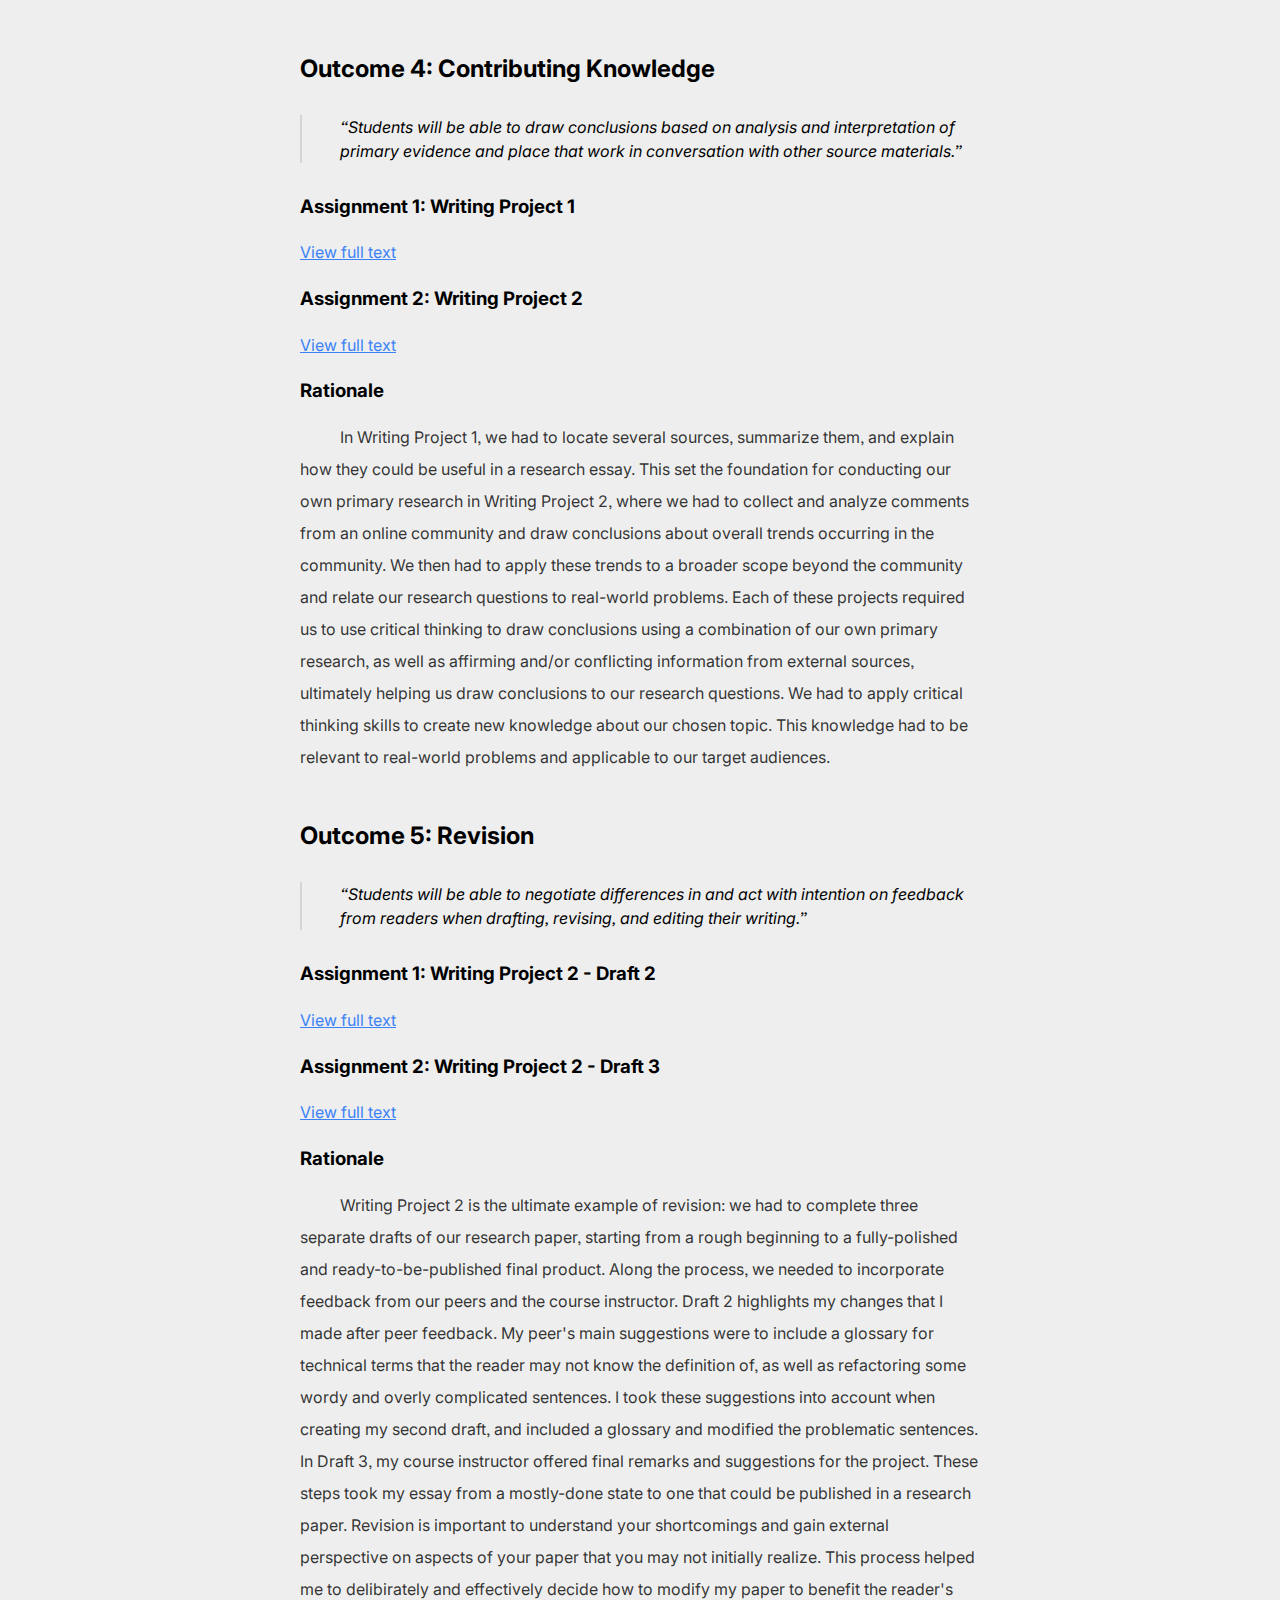
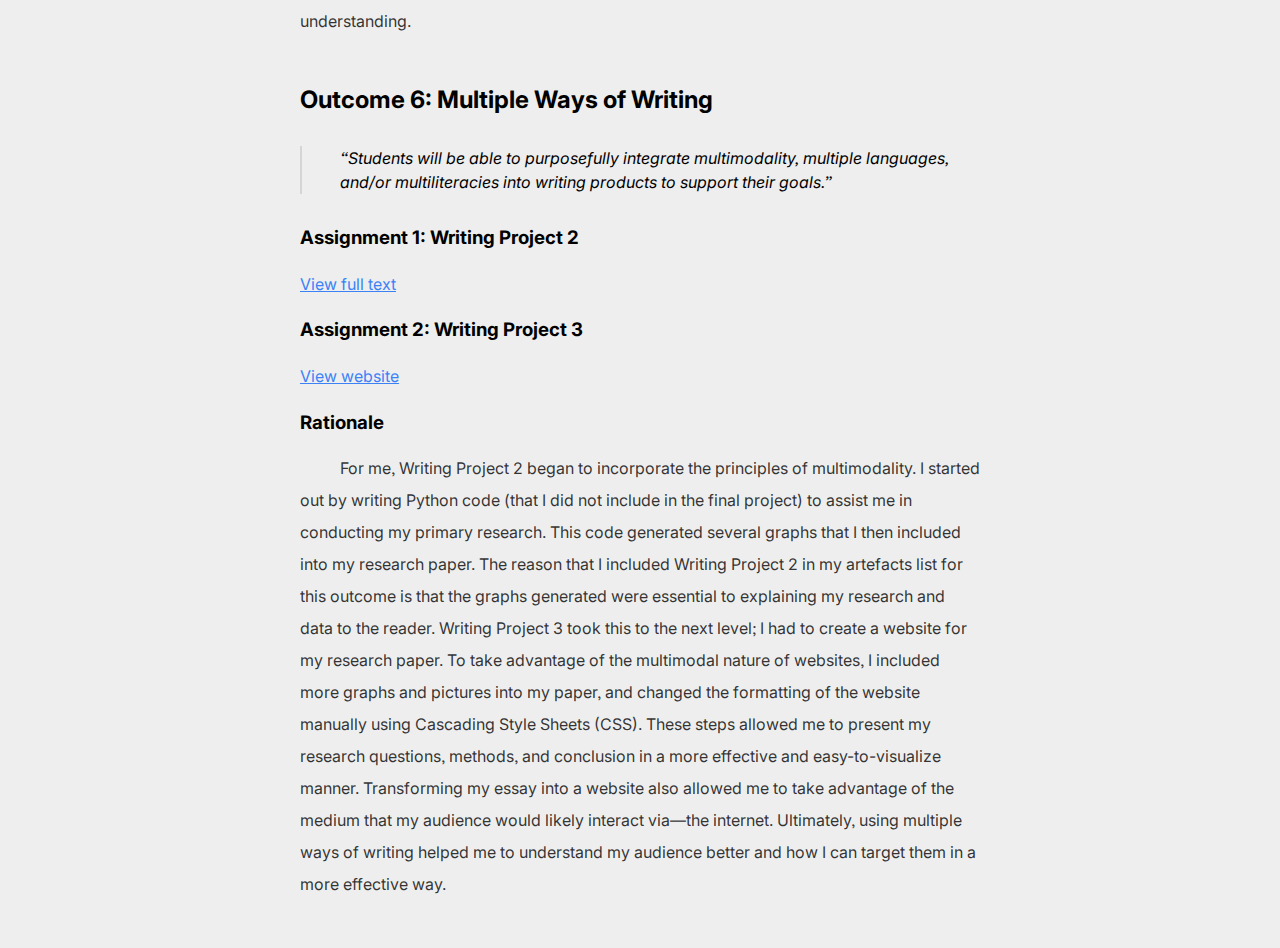
<file: wp4/index.html>
<!DOCTYPE html>
<html lang="en">
    <head>
        <meta charset="UTF-8">
        <title>ENC 1102 Portfolio Site</title>
        <meta name="viewport" content="width=device-width, initial-scale=1.0">
        <link rel="stylesheet" href="../assets/style.css">
        <link rel="preconnect" href="https://fonts.googleapis.com">
        <link rel="preconnect" href="https://fonts.gstatic.com" crossorigin>
        <link href="https://fonts.googleapis.com/css2?family=Inter:wght@400;500;600&display=swap" rel="stylesheet">
    </head>
    <body>
        <nav>
            <span>Jump to section</span>
            <a href="#introduction">Introduction</a>
            <hr>
            <a href="#outcome-1">Generating Inquiry</a>
            <a href="#outcome-2">Information Literacy</a>
            <a href="#outcome-3">Research Genre Production</a>
            <a href="#outcome-4">Contributing Knowledge</a>
            <a href="#outcome-5">Revision</a>
            <a href="#outcome-6">Multiple Ways of Writing</a>
        </nav>
        <main>
            <section id="introduction" style="text-align: center;">
                <h1 style="margin-bottom: 0;">ENC 1102 Portfolio Site</h1>
            </section>
            <section>
                <figure>
                    <img src="images/kyle-ryan-tWbXJ-hE8sQ-unsplash.jpg" class="image-full-block" alt="Photo by Kyle Ryan on Unsplash">
                    <figcaption>
                        Photo by <a href="https://unsplash.com/@kylry?utm_content=creditCopyText&utm_medium=referral&utm_source=unsplash">Kyle  Ryan</a> on <a href="https://unsplash.com/photos/wooden-bookcase-and-tables-inside-library-tWbXJ-hE8sQ?utm_content=creditCopyText&utm_medium=referral&utm_source=unsplash">Unsplash</a>
                    </figcaption>
                </figure>
            </section>
            <section>
                <p>
                    Welcome to my ePortfolio website for English Composition II with Dr. Bergholtz for the Fall 2023 semester.
                    The objective of this site is to demonstrate competency and growth in the six course learning outcomes: Generating Inquiry, Information Literacy, Research Genre Production, Contributing Knowledge, Revision, and Multiple Ways of Writing.
                    In order to demonstrate each learning outcome, I will be including classwork and related material as well as an explanation as to why the completed coursework satisfies the outcome.
                </p>
            </section>
            <section id="outcome-1">
                <h2>Outcome 1: Generating Inquiry</h2>
                <blockquote>
                    <span class="comment-body">“Students will be able to generate and explore genuine lines of inquiry related to writing, language, literacy, and/or rhetoric.”</span>
                </blockquote>
                <h3>Assignment 1: QQC #1</h3>
                <details>
                    <summary>Discussion response</summary>
                    <p>
                        "The clearest instances of rhetorical speaking and writing are strongly invited - often required." I chose this quote because I think it drives Bitzer's statement about how rhetoric forms from exigences, or a strong need to change something about the world, and how it has the powerful ability to open the door to rectify difficult situations. This quote makes me think about how, while we as humans are animals just like any other, we have evolved to communicate with each other and resolve differences in a more civilized way; rhetoric is one of the tools that people employ to do so. It signifies that under some of the most dire or urgent events, the power of speech, through rhetoric, has the greatest ability to bring an outcome that benefits its constituents.
                        My question is, what about rhetoric makes it so powerful? Why do people choose to resolve their differences through speech rather than through some other method?
                    </p>
                </details>
                <details>
                    <summary>Response to peer</summary>
                    <p>
                        Ethics are very much situational--many different factors go into what we consider to be ethical. We may try to justify certain thoughts and actions as ethical or unethical with respect to our own obligations and opinions. We may not realize it, but we're constantly weighing different pathways and evaluating the world around us, and our own moral/ethical code guides us strongly.
                        In response to your question, rhetorical discourse is communication that arises from a rhetorical situation. As Bitzer mentioned, rhetorical discourse may often begin with some type of speech or address to the situation's audience, which then opens up further exchange. Ideally, this results a positive, favored outcome for the situation.
                    </p>
                </details>
                <h3>Assignment 2: Genre Discussion</h3>
                <details>
                    <summary>Discussion response</summary>
                    <p>
                        Annotated bibliographies allow you to keep a written record of your thoughts and analysis of several different sources. Their purpose is to help you determine whether a source is relevant and credible. Ultimately, they help you deepen your knowledge about your research subject.
                        Annotated bibliographies typically consist of a citation, a summary, and an evaluation. The citation should be formatted properly, the summary a neutral, 1-3 sentence abstract in your own words, and the evaluation a few sentences about why the article can be used in your research project. The evaluation should ask the following:
                        1. What information does this source contribute to your research question?
                        2. Does this source appear to be biased?
                        3. How can you use this source in your research project?
                        ---
                        Something that I don't know about annotated bibliographies is how in-depth I should go with my evaluation in order to effectively answer the above 3 questions. How should I balance how much information I outline in my evaluation without making it too long?
                        ---
                        Research proposals are created to convince someone (usually your boss or professor) that your research idea is valid and of value. Their purpose is to demonstrate your project's relevance and practicality. They explain your project's methods, justification, scope, and planned outcomes.
                        All research proposals should have:
                        1. A title page
                        2. An introduction designed to create interest in your project
                        3. A literature review that gathers existing findings related to the research topic, like reports and theories.
                        4. A research design section that outlines your procedures, methods, and project's overall design. It should describe whether your research is quantitative or qualitative, data sources, and any obstacles that may be encountered.
                        5. Implications on how your project may contribute to the confirmation, rejection, or formation of a theory, as well as the other impacts it may have on future research.
                        ---
                        Something that I don't know about research proposals is how many sources should be used. Will all the sources in the annotated bibliography be used for the proposal, or only some of them? What if I find new sources that I want to include after I create an annotated bibliography?
                    </p>
                </details>
                <h3>Rationale</h3>
                <p>
                    QQC #1 required me to critically analyze Bitzer's <i>Rhetorical Situation</i> paper.
                    This document is the ultimate foundation for all of our projects in this class as it provides the basis for rhetorical speaking and writing and defines important attributes of the rhetorical situation, such as the audience, exigence, and constraints.
                    I used the information I learned from Bitzer's discussion into my later writing projects.
                    The Genre Discussion assignment helped me understand more about the specific constraints and requirements for annotated bibliographies and research proposals.
                    This provided a foundation for Writing Project 2, and later compounded to Writing Project 3.
                    It helped me decide my overall layout for the project and elements that I needed to ensure that readers of my proposal and bibliography could understand the sources I chose, why I chose them, and how they are relevant to my research topic.
                    Each of these assignments encouraged us to think critically about writing and genre.
                </p>
            </section>
            <section id="outcome-2">
                <h2>Outcome 2: Information Literacy</h2>
                <blockquote>
                    <span class="comment-body">
                        “Students will be able to evaluate and act on criteria
                        for relevance, credibility, and ethics when gathering, analyzing, and
                        presenting primary and secondary source materials.”
                    </span>
                </blockquote>
                <h3>Assignment 1: Writing Project 1</h3>
                <p class="no-indent">
                    <a href="https://docs.google.com/document/d/e/2PACX-1vRir-Dx5GGDRCD-6hIS_4OEAXfunU0FErk0euHrfPnC16iNzYqa3rm1B2XdARAiHWy_71qI0lEkZXZi/pub" target="_blank">View full text</a>
                </p>
                <h3>Assignment 2: Standardized Content Analysis in Communication Research</h3>
                <details>
                    <summary>
                        Discussion response
                    </summary>
                    <p>
                        I chose "Content Analysis in the Research Field of Incivility and Hate Speech in Online Communication" by Katharina Esau on page 451.
                        This article focuses on researching hateful content online. This article might be useful to anyone who is researching the effects that negativity, hate speech, and uncivil behavior have on online discussions because it defines what qualifies as incivility, presents theories about incivility, and compares incivility to hate speech and impoliteness.
                        Key takeaways were:
                        Incivility is usually the result of discussion on a controversial topic
                        There are multiple dimensions of incivility, ranging from rudeness to sarcasm and offensive language
                        Hate speech is a subset of incivility targeted towards individuals based on their characteristics
                        This article has useful quotes because my project also deals with examining negativity in online communities. I could use the following quote to relate trends between negativity and the types of topics that are being talked about:
                        "incivility has been examined in the context of a variety of mostly highly controversial and conflictual topics. For example, Oz et al. (2018) demonstrated that significantly more impolite and uncivil user comments were published on sensitive, morally charged topics"
                    </p>
                </details>
                <details>
                    <summary>Response to peer</summary>
                    <p>
                        You had some good takeaways from the article. I agree that it's always a good idea to use reputable sources when quoting. It's important to evaluate where the information you're putting in your own papers is coming from. One thing that I think you could've clarified on is what methods analyses use when talking about technology, and how they relate to conclusions that the authors make.
                    </p>
                </details>
                <h3>Rationale</h3>
                <p>
                    In Writing Project 1, we had to find several academic sources which we had to evaluate for relevance and credibility.
                    We also had to summarize these sources and explain how they could be useful in our research projects.
                    In our discussion of <i>Standardized Content Analysis in Communication Research</i>, we had to analyze existing research articles and determine their methods and appeals for credibility.
                    We also explored whether we would be able to cite the article we selected in our own project.
                    Ultimately, both of these assignments helped us to practice evaluating outside sources for use in our projects.
                    They helped me to understand the importance of both primary and secondary sources, and how selecting the correct sources is a critical factor for creating a valid research paper.
                </p>
            </section>
            <section id="outcome-3">
                <h2>Outcome 3: Research Genre Production</h2>
                <blockquote>
                    <span class="comment-body">
                        “Students will be able to produce writing
                        that demonstrates their ability to navigate choices and constraints in a
                        variety of public and/or academic research genres that matter to specific
                        communities.”
                    </span>
                </blockquote>
                <h3>Assignment 1: Writing Project 1</h3>
                <p class="no-indent">
                    <a href="https://docs.google.com/document/d/e/2PACX-1vRir-Dx5GGDRCD-6hIS_4OEAXfunU0FErk0euHrfPnC16iNzYqa3rm1B2XdARAiHWy_71qI0lEkZXZi/pub" target="_blank">View full text</a>
                </p>
                <h3>Assignment 2: Writing Project 3</h3>
                <p class="no-indent">
                    <a href="/wp3/" target="_blank">View website</a>
                </p>
                <h3>Rationale</h3>
                <p>
                    Writing Project 1 taught us about writing within the annotated bibliography and research report genres.
                    This provided the foundation for Writing Project 2 and created the basis for the constraints, audience, and exigence which we needed to account for.
                    Our list of sources and summaries from Writing Project 1 were used in our second project and influenced how we presented our argument, collected our data, and explained our results.
                    In Writing Project 3, we had to choose our own multimodal genre based on our work from Writing Project 2.
                    We then had to make choices about the design and layout of our multimodal project, and justify those decisions.
                    For example, I chose to create a website for my Writing Project 3.
                    In order to do so successfully, I needed to research the specific conventions and constrains that a website would be held to.
                    I then applied this information to my website, which helps me further specialize my message to my target audience.
                    My target audience for Writing Project 2 was online forum moderators.
                    Since all forum moderators use the internet to manage their communities, creating a website was the best course of action to target them since the website is conducted via the same medium of communication.
                </p>
            </section>
            <section id="outcome-4">
                <h2>Outcome 4: Contributing Knowledge</h2>
                <blockquote>
                    <span class="comment-body">
                        “Students will be able to draw conclusions
                        based on analysis and interpretation of primary evidence and place that
                        work in conversation with other source materials.”
                    </span>
                </blockquote>
                <h3>Assignment 1: Writing Project 1</h3>
                <p class="no-indent">
                    <a href="https://docs.google.com/document/d/e/2PACX-1vRir-Dx5GGDRCD-6hIS_4OEAXfunU0FErk0euHrfPnC16iNzYqa3rm1B2XdARAiHWy_71qI0lEkZXZi/pub" target="_blank">View full text</a>
                </p>
                <h3>Assignment 2: Writing Project 2</h3>
                <p class="no-indent">
                    <a href="https://docs.google.com/document/d/e/2PACX-1vQ7EWUUoxexX8b63oBKk0hat0l0PWo6KMVQc5wGuciRDOd2S0V8KwrCPo7lprI6p3QF4o58OStrQXBt/pub" target="_blank">View full text</a>
                </p>
                <h3>Rationale</h3>
                <p>
                    In Writing Project 1, we had to locate several sources, summarize them, and explain how they could be useful in a research essay.
                    This set the foundation for conducting our own primary research in Writing Project 2, where we had to collect and analyze comments from an online community and draw conclusions about overall trends occurring in the community.
                    We then had to apply these trends to a broader scope beyond the community and relate our research questions to real-world problems.
                    Each of these projects required us to use critical thinking to draw conclusions using a combination of our own primary research, as well as affirming and/or conflicting information from external sources, ultimately helping us draw conclusions to our research questions.
                    We had to apply critical thinking skills to create new knowledge about our chosen topic.
                    This knowledge had to be relevant to real-world problems and applicable to our target audiences.
                </p>
            </section>
            <section id="outcome-5">
                <h2>Outcome 5: Revision</h2>
                <blockquote>
                    <span class="comment-body">
                        “Students will be able to negotiate differences in and act with
                        intention on feedback from readers when drafting, revising, and editing
                        their writing.”
                    </span>
                </blockquote>
                <h3>Assignment 1: Writing Project 2 - Draft 2</h3>
                <p class="no-indent">
                    <a href="https://docs.google.com/document/d/e/2PACX-1vSHig_k7nIDEyOX08dfAo2RpGru0lLdw_qoDlfapu8XgeNix-iPzzL3iphZ5F05YohnHWjDouJ2vpE4/pub" target="_blank">View full text</a>
                </p>
                <h3>Assignment 2: Writing Project 2 - Draft 3</h3>
                <p class="no-indent">
                    <a href="https://docs.google.com/document/d/e/2PACX-1vQ7EWUUoxexX8b63oBKk0hat0l0PWo6KMVQc5wGuciRDOd2S0V8KwrCPo7lprI6p3QF4o58OStrQXBt/pub" target="_blank">View full text</a>
                </p>
                <h3>Rationale</h3>
                <p>
                    Writing Project 2 is the ultimate example of revision: we had to complete three separate drafts of our research paper, starting from a rough beginning to a fully-polished and ready-to-be-published final product.
                    Along the process, we needed to incorporate feedback from our peers and the course instructor.
                    Draft 2 highlights my changes that I made after peer feedback.
                    My peer's main suggestions were to include a glossary for technical terms that the reader may not know the definition of, as well as refactoring some wordy and overly complicated sentences.
                    I took these suggestions into account when creating my second draft, and included a glossary and modified the problematic sentences.
                    In Draft 3, my course instructor offered final remarks and suggestions for the project.
                    These steps took my essay from a mostly-done state to one that could be published in a research paper.
                    Revision is important to understand your shortcomings and gain external perspective on aspects of your paper that you may not initially realize.
                    This process helped me to delibirately and effectively decide how to modify my paper to benefit the reader's understanding.
                </p>
            </section>
            <section id="outcome-6">
                <h2>Outcome 6: Multiple Ways of Writing</h2>
                <blockquote>
                    <span class="comment-body">
                        “Students will be able to purposefully integrate
                        multimodality, multiple languages, and/or multiliteracies into writing
                        products to support their goals.”
                    </span>
                </blockquote>
                <h3>Assignment 1: Writing Project 2</h3>
                <p class="no-indent">
                    <a href="https://docs.google.com/document/d/e/2PACX-1vQ7EWUUoxexX8b63oBKk0hat0l0PWo6KMVQc5wGuciRDOd2S0V8KwrCPo7lprI6p3QF4o58OStrQXBt/pub" target="_blank">View full text</a>
                </p>
                <h3>Assignment 2: Writing Project 3</h3>
                <p class="no-indent">
                    <a href="/wp3/" target="_blank">View website</a>
                </p>
                <h3>Rationale</h3>
                <p>
                    For me, Writing Project 2 began to incorporate the principles of multimodality.
                    I started out by writing Python code (that I did not include in the final project) to assist me in conducting my primary research.
                    This code generated several graphs that I then included into my research paper.
                    The reason that I included Writing Project 2 in my artefacts list for this outcome is that the graphs generated were essential to explaining my research and data to the reader.
                    Writing Project 3 took this to the next level; I had to create a website for my research paper.
                    To take advantage of the multimodal nature of websites, I included more graphs and pictures into my paper, and changed the formatting of the website manually using Cascading Style Sheets (CSS).
                    These steps allowed me to present my research questions, methods, and conclusion in a more effective and easy-to-visualize manner.
                    Transforming my essay into a website also allowed me to take advantage of the medium that my audience would likely interact via&mdash;the internet.
                    Ultimately, using multiple ways of writing helped me to understand my audience better and how I can target them in a more effective way.
                </p>
            </section>
        </main>
    </body>
</html>
</file>
<file: style.css>
html, body {
    margin: 0;
    font-family: 'Inter', sans-serif;
    font-feature-settings: "ss03";
    background-color: #eee;
    scroll-behavior: smooth;
}

main {
    width: 80%;
    max-width: 680px;
    margin: auto;
}

section p {
    line-height: 2;
    color: rgba(0, 0, 0, .8);
    text-indent: 40px;
}

section p a {
    color: #3b82f6;
}

section img {
    max-width: 680px;
}

section ol {
    padding-left: 20px;
}

section li {
    line-height: 2;
    color: rgba(0, 0, 0, .8);
}

h1 {
    font: 600 2rem 'Inter', sans-serif;
    line-height: 1.2;
}

hr {
    margin: 2rem 0;
    border-color: rgba(0, 0, 0, .1);
}

figure {
    margin: 2rem auto;
    text-align: center;
}

figure figcaption {
    font-size: .9rem;
    color: rgba(0, 0, 0, .7);
    font-style: italic;
    margin-top: .5rem;
}

blockquote {
    margin: 2rem auto;
    padding-left: 38px;
    border-left: 2px solid rgba(0, 0, 0, .1);
}

blockquote span, blockquote cite {
    display: block;
    margin: 1rem 0;
}

blockquote span.comment-title {
    font-weight: 600;
}

blockquote span.comment-body {
    font-style: italic;
    line-height: 1.5;
}

blockquote cite {
    font-size: .8rem;
    color: rgba(0, 0, 0, .8);
}

#works-cited p {
    padding-left: 40px;
    text-indent: -40px;
}

nav {
    position: fixed;
    top: 0;
    left: 0;
    padding: 1rem;
}

 nav span, nav a {
    display: block;
 }

 nav span {
    margin-bottom: 1rem;
    font-size: .8rem;
    color: rgba(0, 0, 0, .5);
 }

 nav a {
    margin-bottom: 1rem;
    font-size: .9rem;
    color: rgba(0, 0, 0, .8);
    text-decoration: none;
    transition: color .2s;
 }

 nav a:hover {
    color: rgba(0, 0, 0, .9);
 }

 @media (max-width: calc(240px + 680px + 2rem)) {
    nav {
        display: none;
    }
 }
</file>
<file: assets/style.css>
html, body {
    margin: 0;
    font-family: 'Inter', sans-serif;
    font-feature-settings: "ss03" 1;
    background-color: #eee;
    scroll-behavior: smooth;
}

main {
    width: 80%;
    max-width: 680px;
    margin: auto;
}

section {
    margin-bottom: 3rem;
}

section p {
    line-height: 2;
    color: rgba(0, 0, 0, .8);
    text-indent: 40px;
}

section p.no-indent {
    text-indent: 0;
}

section p a {
    color: #3b82f6;
}

section img {
    max-width: 680px;
}

section img.image-full-block {
    display: block;
    width: 100%;
    height: 350px;
    object-fit: cover;
    border-radius: 10px;
}

section ol {
    padding-left: 20px;
}

section li {
    line-height: 2;
    color: rgba(0, 0, 0, .8);
}

section h1 {
    font: 600 2rem 'Inter', sans-serif;
    line-height: 1.2;
}

section hr {
    margin: 2rem 0;
    border-color: rgba(0, 0, 0, .1);
}

figure {
    margin: 2rem auto;
    text-align: center;
}

figure figcaption {
    font-size: .9rem;
    color: rgba(0, 0, 0, .7);
    font-style: italic;
    margin-top: .5rem;
}

figure figcaption a {
    color: rgba(0, 0, 0, .7);
}

blockquote {
    margin: 2rem auto;
    padding-left: 38px;
    border-left: 2px solid rgba(0, 0, 0, .1);
}

blockquote span, blockquote cite {
    display: block;
    margin: 1rem 0;
}

blockquote span.comment-title {
    font-weight: 600;
}

blockquote span.comment-body {
    font-style: italic;
    line-height: 1.5;
}

blockquote cite {
    font-size: .8rem;
    color: rgba(0, 0, 0, .8);
}

details {
    margin-bottom: 1rem;
}

details summary {
    font-weight: 500;
}

#works-cited p {
    padding-left: 40px;
    text-indent: -40px;
}

nav {
    position: fixed;
    top: 0;
    left: 0;
    padding: 1rem;
}

 nav span, nav a {
    display: block;
 }

 nav span {
    margin-bottom: 1rem;
    font-size: .8rem;
    color: rgba(0, 0, 0, .5);
 }

 nav a {
    margin-bottom: 1rem;
    font-size: .9rem;
    color: rgba(0, 0, 0, .8);
    text-decoration: none;
    transition: color .2s;
 }

 nav a:hover {
    color: rgba(0, 0, 0, .9);
 }

 nav hr {
    border-color: rgba(0, 0, 0, .25);
    border-bottom: none;
    margin: 1rem 0;
 }

 @media (max-width: calc(220px * 2 + 680px)) {
    nav {
        display: none;
    }
 }
</file>
